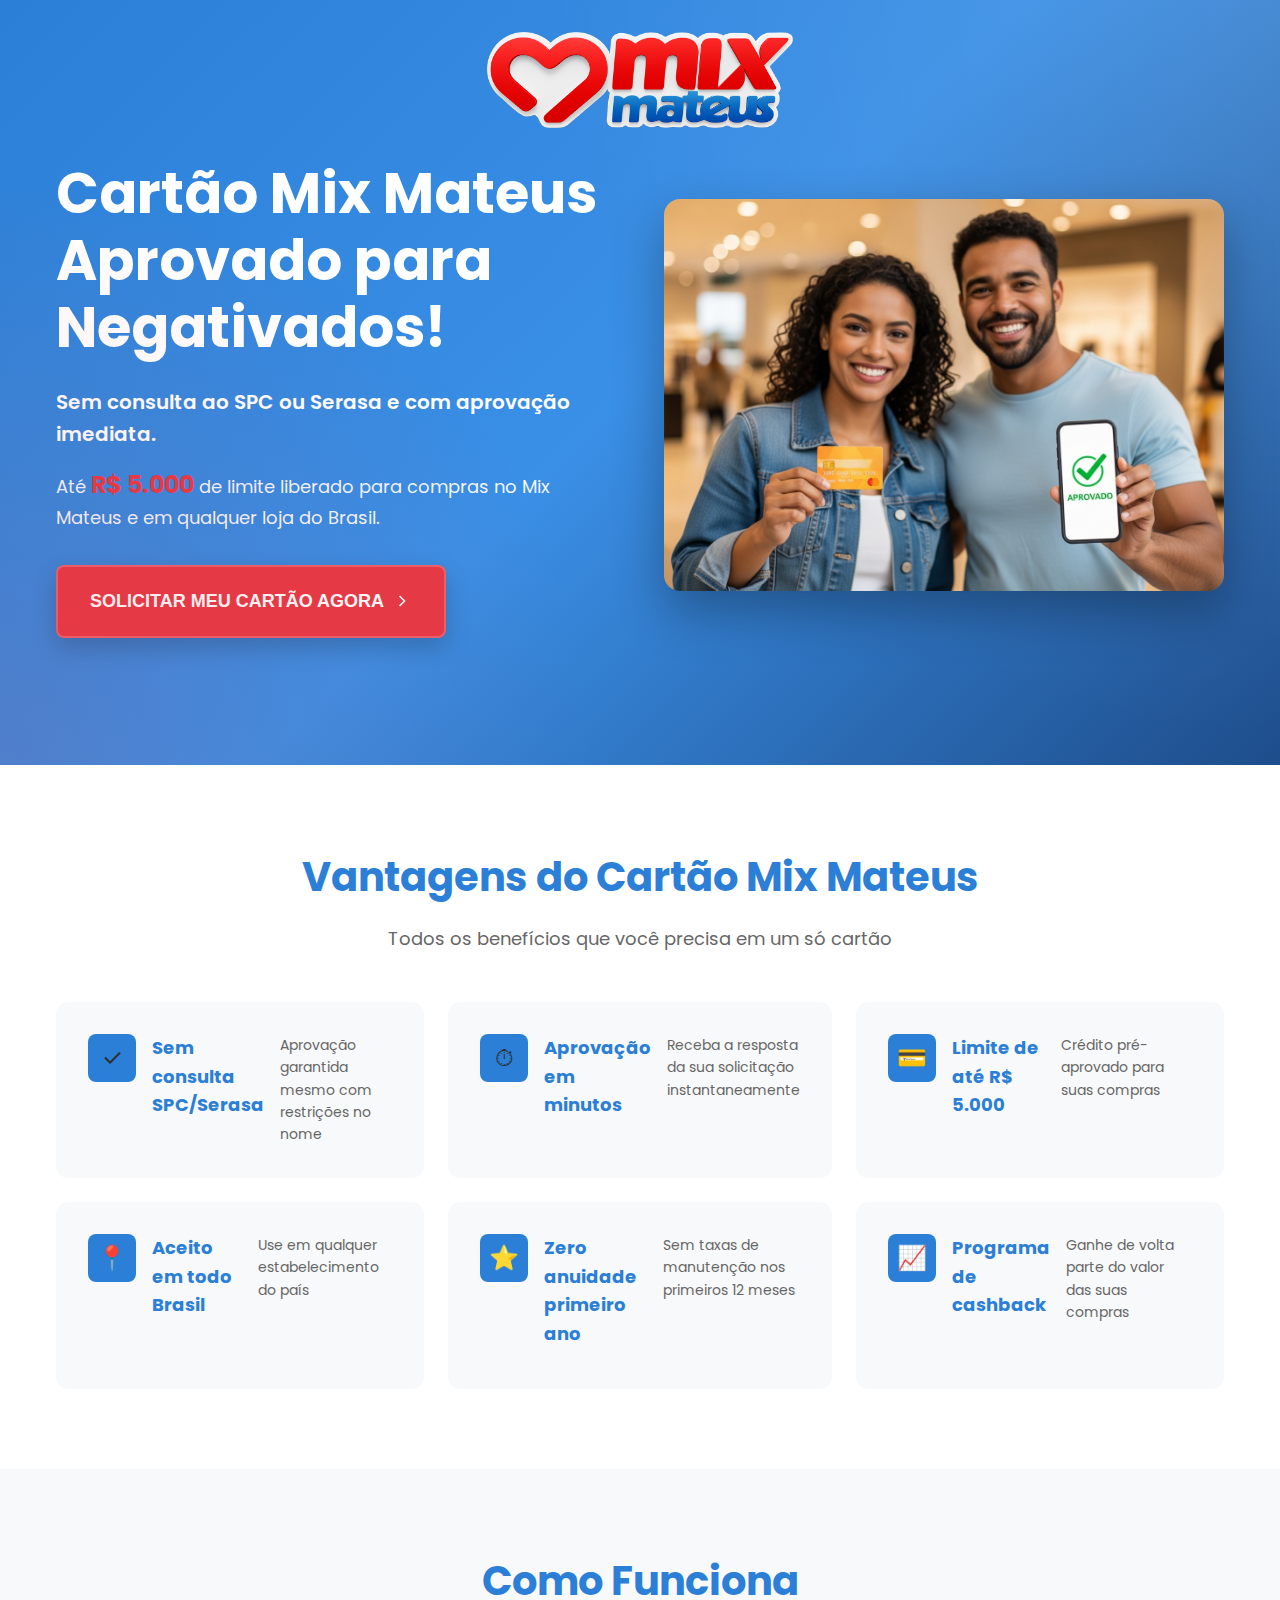
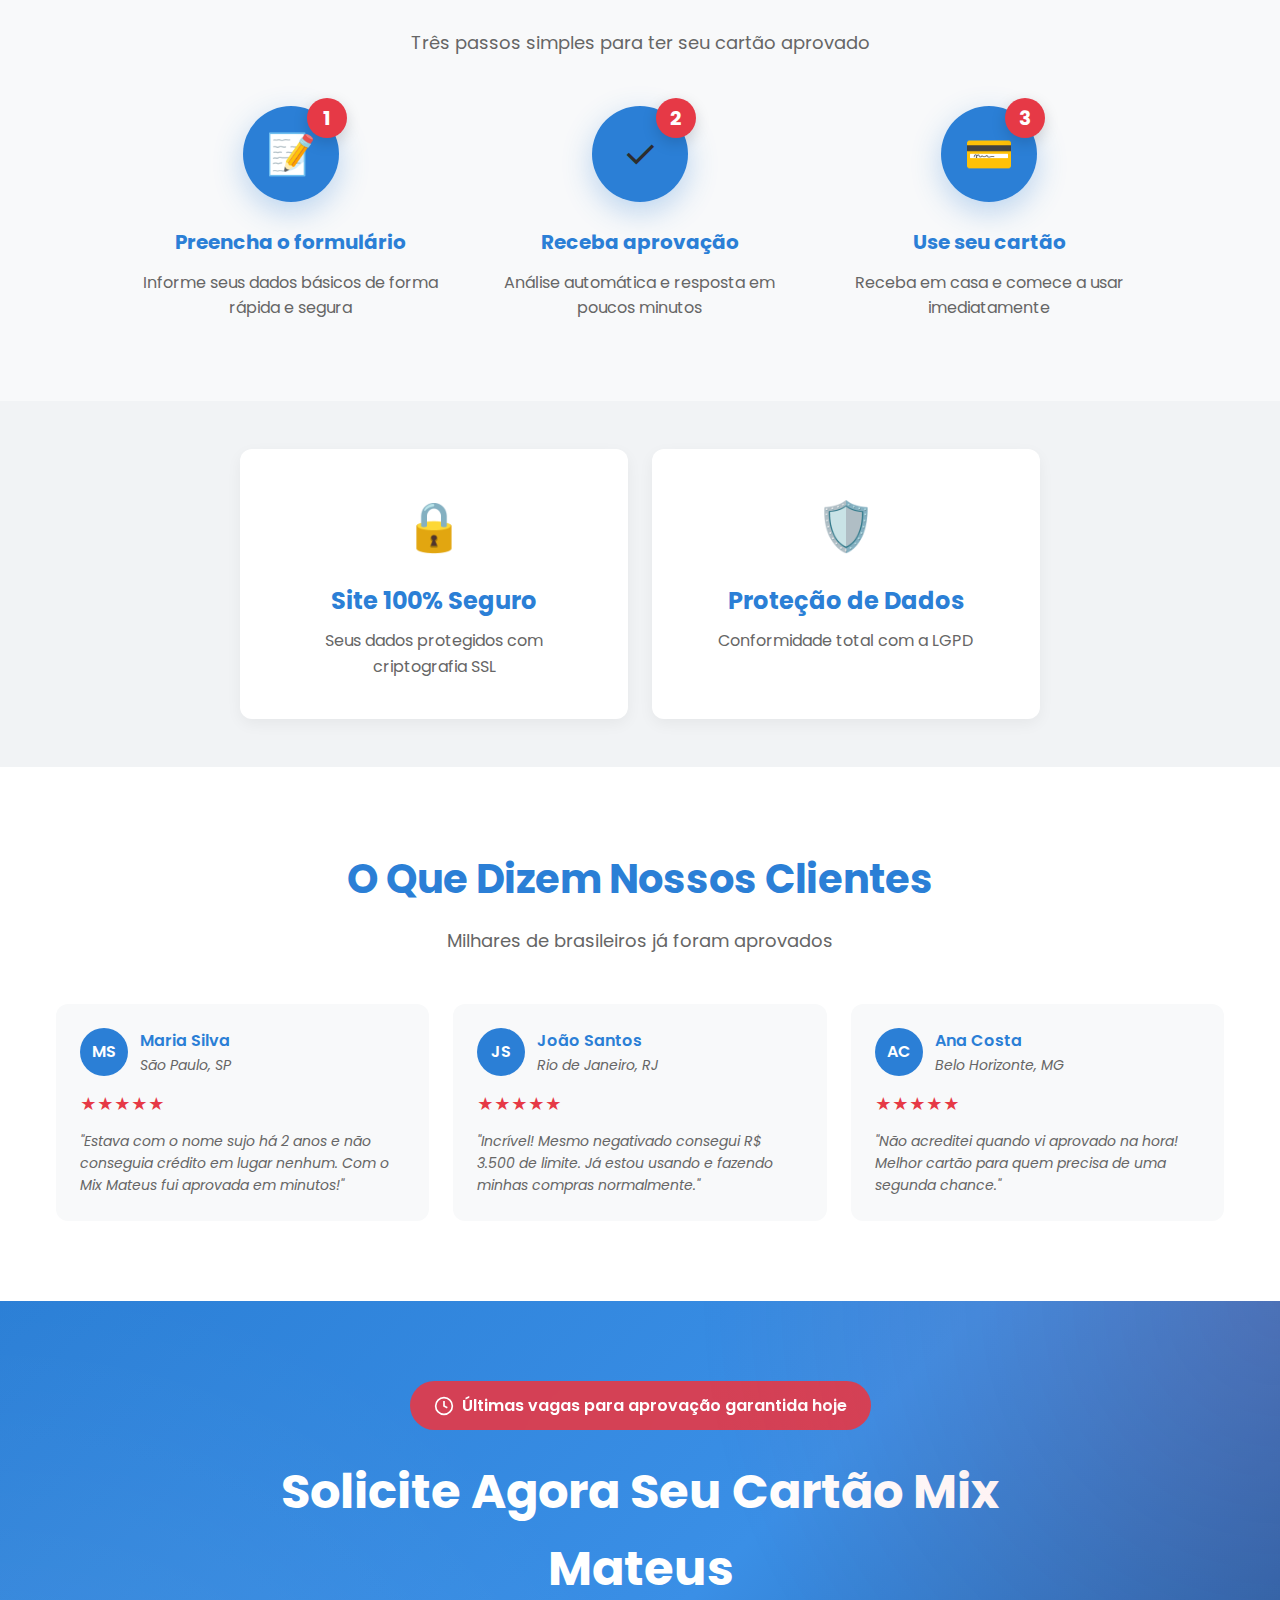
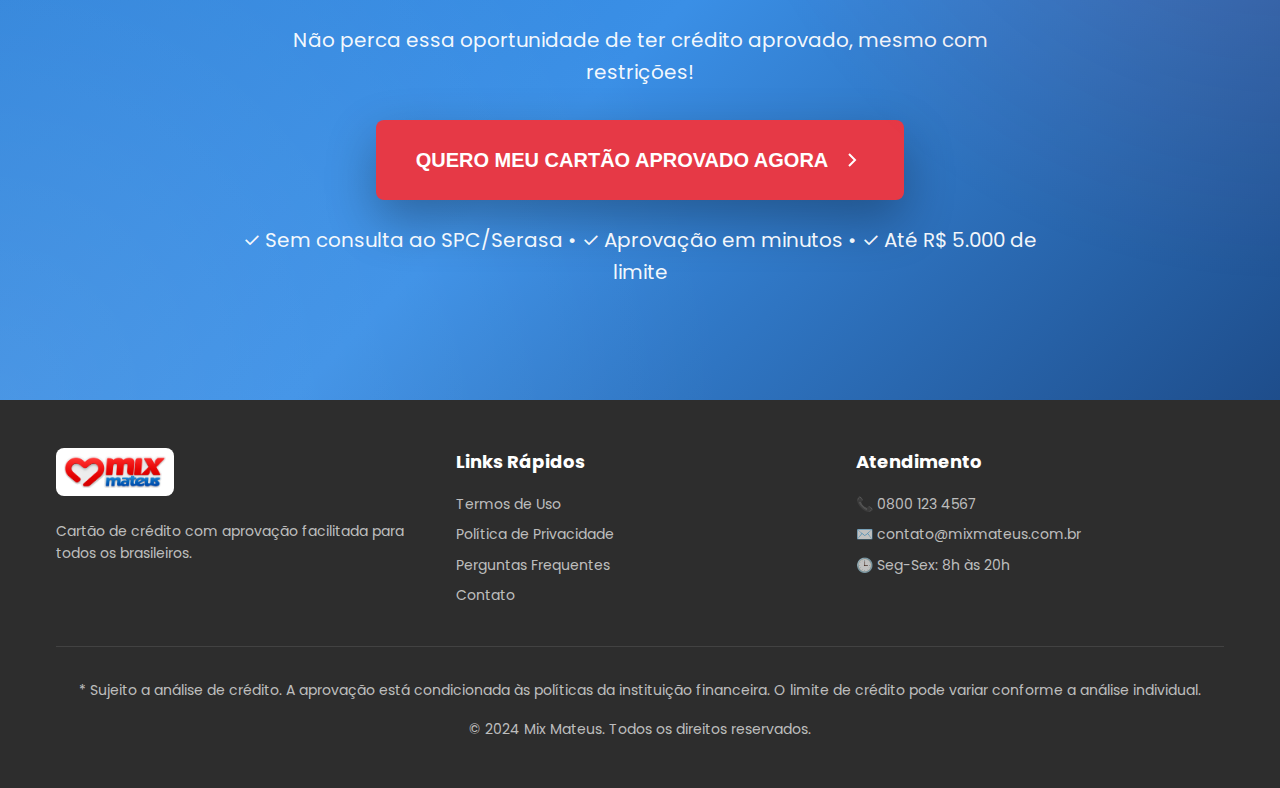
<file: index.html>
<!DOCTYPE html>
<html lang="pt-BR">
<head>
    <meta charset="UTF-8">
    <meta name="viewport" content="width=device-width, initial-scale=1.0">
    <title>Cartão Mix Mateus Aprovado para Negativados | Aprovação Imediata</title>
    <meta name="description" content="Cartão de crédito Mix Mateus com aprovação garantida mesmo com nome sujo. Sem consulta ao SPC/Serasa. Limite de até R$ 5.000. Solicite agora!">
    <link rel="preconnect" href="https://fonts.googleapis.com">
    <link rel="preconnect" href="https://fonts.gstatic.com" crossorigin>
    <link href="https://fonts.googleapis.com/css2?family=Poppins:wght@400;500;600;700;800&family=Inter:wght@400;500;600&display=swap" rel="stylesheet">
    <link rel="stylesheet" href="css/style.css">
</head>
<body>
    <!-- Hero Section -->
    <section class="hero-section">
        <div class="container">
            <div class="logo">
                <img src="images/logo-mix-mateus.png" alt="Mix Mateus" class="logo-image">
            </div>

            <div class="hero-content">
                <div class="hero-text">
                    <h1 class="hero-title">Cartão Mix Mateus Aprovado para Negativados!</h1>
                    <p class="hero-subtitle">Sem consulta ao SPC ou Serasa e com aprovação imediata.</p>
                    <p class="hero-description">
                        Até <span class="highlight">R$ 5.000</span> de limite liberado para compras no Mix Mateus e em qualquer loja do Brasil.
                    </p>
                    <button class="cta-button" onclick="scrollToCTA()">
                        SOLICITAR MEU CARTÃO AGORA
                        <svg width="20" height="20" viewBox="0 0 24 24" fill="none" stroke="currentColor" stroke-width="2">
                            <polyline points="9 18 15 12 9 6"></polyline>
                        </svg>
                    </button>
                </div>
                <div class="hero-image">
                    <img src="images/hero-image.png" alt="Clientes felizes com cartão Mix Mateus aprovado">
                </div>
            </div>
        </div>
    </section>

    <!-- Benefits Section -->
    <section class="benefits-section">
        <div class="container">
            <div class="section-header">
                <h2>Vantagens do Cartão Mix Mateus</h2>
                <p>Todos os benefícios que você precisa em um só cartão</p>
            </div>
            <div class="benefits-grid">
                <div class="benefit-card">
                    <div class="benefit-icon">✓</div>
                    <h3>Sem consulta SPC/Serasa</h3>
                    <p>Aprovação garantida mesmo com restrições no nome</p>
                </div>
                <div class="benefit-card">
                    <div class="benefit-icon">⏱</div>
                    <h3>Aprovação em minutos</h3>
                    <p>Receba a resposta da sua solicitação instantaneamente</p>
                </div>
                <div class="benefit-card">
                    <div class="benefit-icon">💳</div>
                    <h3>Limite de até R$ 5.000</h3>
                    <p>Crédito pré-aprovado para suas compras</p>
                </div>
                <div class="benefit-card">
                    <div class="benefit-icon">📍</div>
                    <h3>Aceito em todo Brasil</h3>
                    <p>Use em qualquer estabelecimento do país</p>
                </div>
                <div class="benefit-card">
                    <div class="benefit-icon">⭐</div>
                    <h3>Zero anuidade primeiro ano</h3>
                    <p>Sem taxas de manutenção nos primeiros 12 meses</p>
                </div>
                <div class="benefit-card">
                    <div class="benefit-icon">📈</div>
                    <h3>Programa de cashback</h3>
                    <p>Ganhe de volta parte do valor das suas compras</p>
                </div>
            </div>
        </div>
    </section>

    <!-- How It Works Section -->
    <section class="how-it-works-section">
        <div class="container">
            <div class="section-header">
                <h2>Como Funciona</h2>
                <p>Três passos simples para ter seu cartão aprovado</p>
            </div>
            <div class="steps-grid">
                <div class="step">
                    <div class="step-icon-wrapper">
                        <div class="step-icon">📝</div>
                        <div class="step-number">1</div>
                    </div>
                    <h3>Preencha o formulário</h3>
                    <p>Informe seus dados básicos de forma rápida e segura</p>
                </div>
                <div class="step">
                    <div class="step-icon-wrapper">
                        <div class="step-icon">✓</div>
                        <div class="step-number">2</div>
                    </div>
                    <h3>Receba aprovação</h3>
                    <p>Análise automática e resposta em poucos minutos</p>
                </div>
                <div class="step">
                    <div class="step-icon-wrapper">
                        <div class="step-icon">💳</div>
                        <div class="step-number">3</div>
                    </div>
                    <h3>Use seu cartão</h3>
                    <p>Receba em casa e comece a usar imediatamente</p>
                </div>
            </div>
        </div>
    </section>

    <!-- Trust Section -->
    <section class="trust-section">
        <div class="container">
            <div class="trust-grid">
                <div class="trust-card">
                    <div class="trust-icon">🔒</div>
                    <h3>Site 100% Seguro</h3>
                    <p>Seus dados protegidos com criptografia SSL</p>
                </div>
                <div class="trust-card">
                    <div class="trust-icon">🛡️</div>
                    <h3>Proteção de Dados</h3>
                    <p>Conformidade total com a LGPD</p>
                </div>
            </div>
        </div>
    </section>

    <!-- Testimonials Section -->
    <section class="testimonials-section">
        <div class="container">
            <div class="section-header">
                <h2>O Que Dizem Nossos Clientes</h2>
                <p>Milhares de brasileiros já foram aprovados</p>
            </div>
            <div class="testimonials-grid">
                <div class="testimonial-card">
                    <div class="testimonial-header">
                        <div class="avatar">MS</div>
                        <div>
                            <h4>Maria Silva</h4>
                            <p class="location">São Paulo, SP</p>
                        </div>
                    </div>
                    <div class="stars">★★★★★</div>
                    <p>"Estava com o nome sujo há 2 anos e não conseguia crédito em lugar nenhum. Com o Mix Mateus fui aprovada em minutos!"</p>
                </div>
                <div class="testimonial-card">
                    <div class="testimonial-header">
                        <div class="avatar">JS</div>
                        <div>
                            <h4>João Santos</h4>
                            <p class="location">Rio de Janeiro, RJ</p>
                        </div>
                    </div>
                    <div class="stars">★★★★★</div>
                    <p>"Incrível! Mesmo negativado consegui R$ 3.500 de limite. Já estou usando e fazendo minhas compras normalmente."</p>
                </div>
                <div class="testimonial-card">
                    <div class="testimonial-header">
                        <div class="avatar">AC</div>
                        <div>
                            <h4>Ana Costa</h4>
                            <p class="location">Belo Horizonte, MG</p>
                        </div>
                    </div>
                    <div class="stars">★★★★★</div>
                    <p>"Não acreditei quando vi aprovado na hora! Melhor cartão para quem precisa de uma segunda chance."</p>
                </div>
            </div>
        </div>
    </section>

    <!-- Final CTA Section -->
    <section class="final-cta-section" id="cta-form">
        <div class="container">
            <div class="cta-content">
                <div class="urgency-badge">
                    <svg width="20" height="20" viewBox="0 0 24 24" fill="none" stroke="currentColor" stroke-width="2">
                        <circle cx="12" cy="12" r="10"></circle>
                        <polyline points="12 6 12 12 16 14"></polyline>
                    </svg>
                    Últimas vagas para aprovação garantida hoje
                </div>
                <h2>Solicite Agora Seu Cartão Mix Mateus</h2>
                <p>Não perca essa oportunidade de ter crédito aprovado, mesmo com restrições!</p>
                <button class="cta-button-white" onclick="alert('Formulário em desenvolvimento')">
                    QUERO MEU CARTÃO APROVADO AGORA
                    <svg width="24" height="24" viewBox="0 0 24 24" fill="none" stroke="currentColor" stroke-width="2">
                        <polyline points="9 18 15 12 9 6"></polyline>
                    </svg>
                </button>
                <p class="cta-features">✓ Sem consulta ao SPC/Serasa • ✓ Aprovação em minutos • ✓ Até R$ 5.000 de limite</p>
            </div>
        </div>
    </section>

    <!-- Footer -->
    <footer class="footer">
        <div class="container">
            <div class="footer-grid">
                <div class="footer-col">
                    <div class="footer-logo">
                        <img src="images/logo-mix-mateus.png" alt="Mix Mateus" class="logo-footer">
                    </div>
                    <p>Cartão de crédito com aprovação facilitada para todos os brasileiros.</p>
                </div>
                <div class="footer-col">
                    <h3>Links Rápidos</h3>
                    <ul>
                        <li><a href="#termos">Termos de Uso</a></li>
                        <li><a href="#privacidade">Política de Privacidade</a></li>
                        <li><a href="#faq">Perguntas Frequentes</a></li>
                        <li><a href="#contato">Contato</a></li>
                    </ul>
                </div>
                <div class="footer-col">
                    <h3>Atendimento</h3>
                    <ul>
                        <li>📞 0800 123 4567</li>
                        <li>✉️ contato@mixmateus.com.br</li>
                        <li>🕒 Seg-Sex: 8h às 20h</li>
                    </ul>
                </div>
            </div>
            <div class="footer-bottom">
                <p class="disclaimer">* Sujeito a análise de crédito. A aprovação está condicionada às políticas da instituição financeira. O limite de crédito pode variar conforme a análise individual.</p>
                <p>© 2024 Mix Mateus. Todos os direitos reservados.</p>
            </div>
        </div>
    </footer>

    <script>
        function scrollToCTA() {
            document.getElementById('cta-form').scrollIntoView({ behavior: 'smooth' });
        }
    </script>
</body>
</html>
</file>
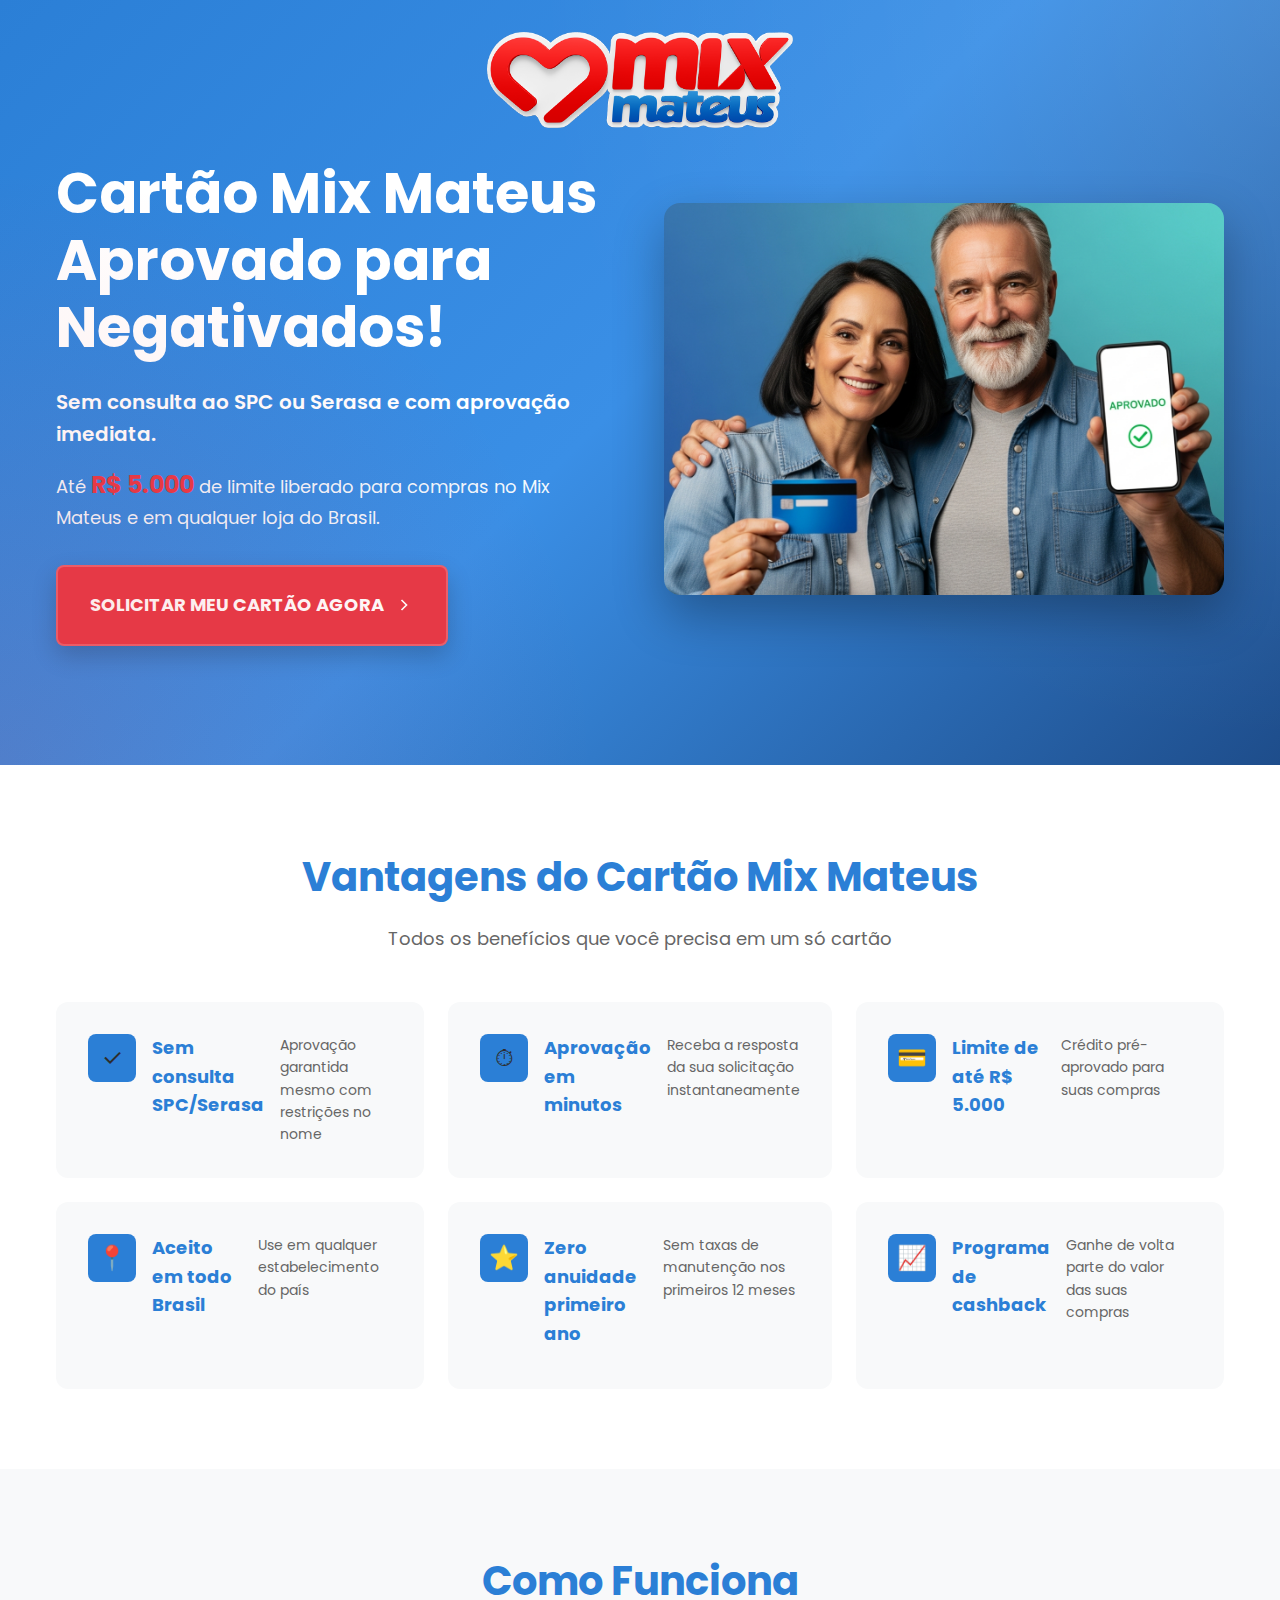
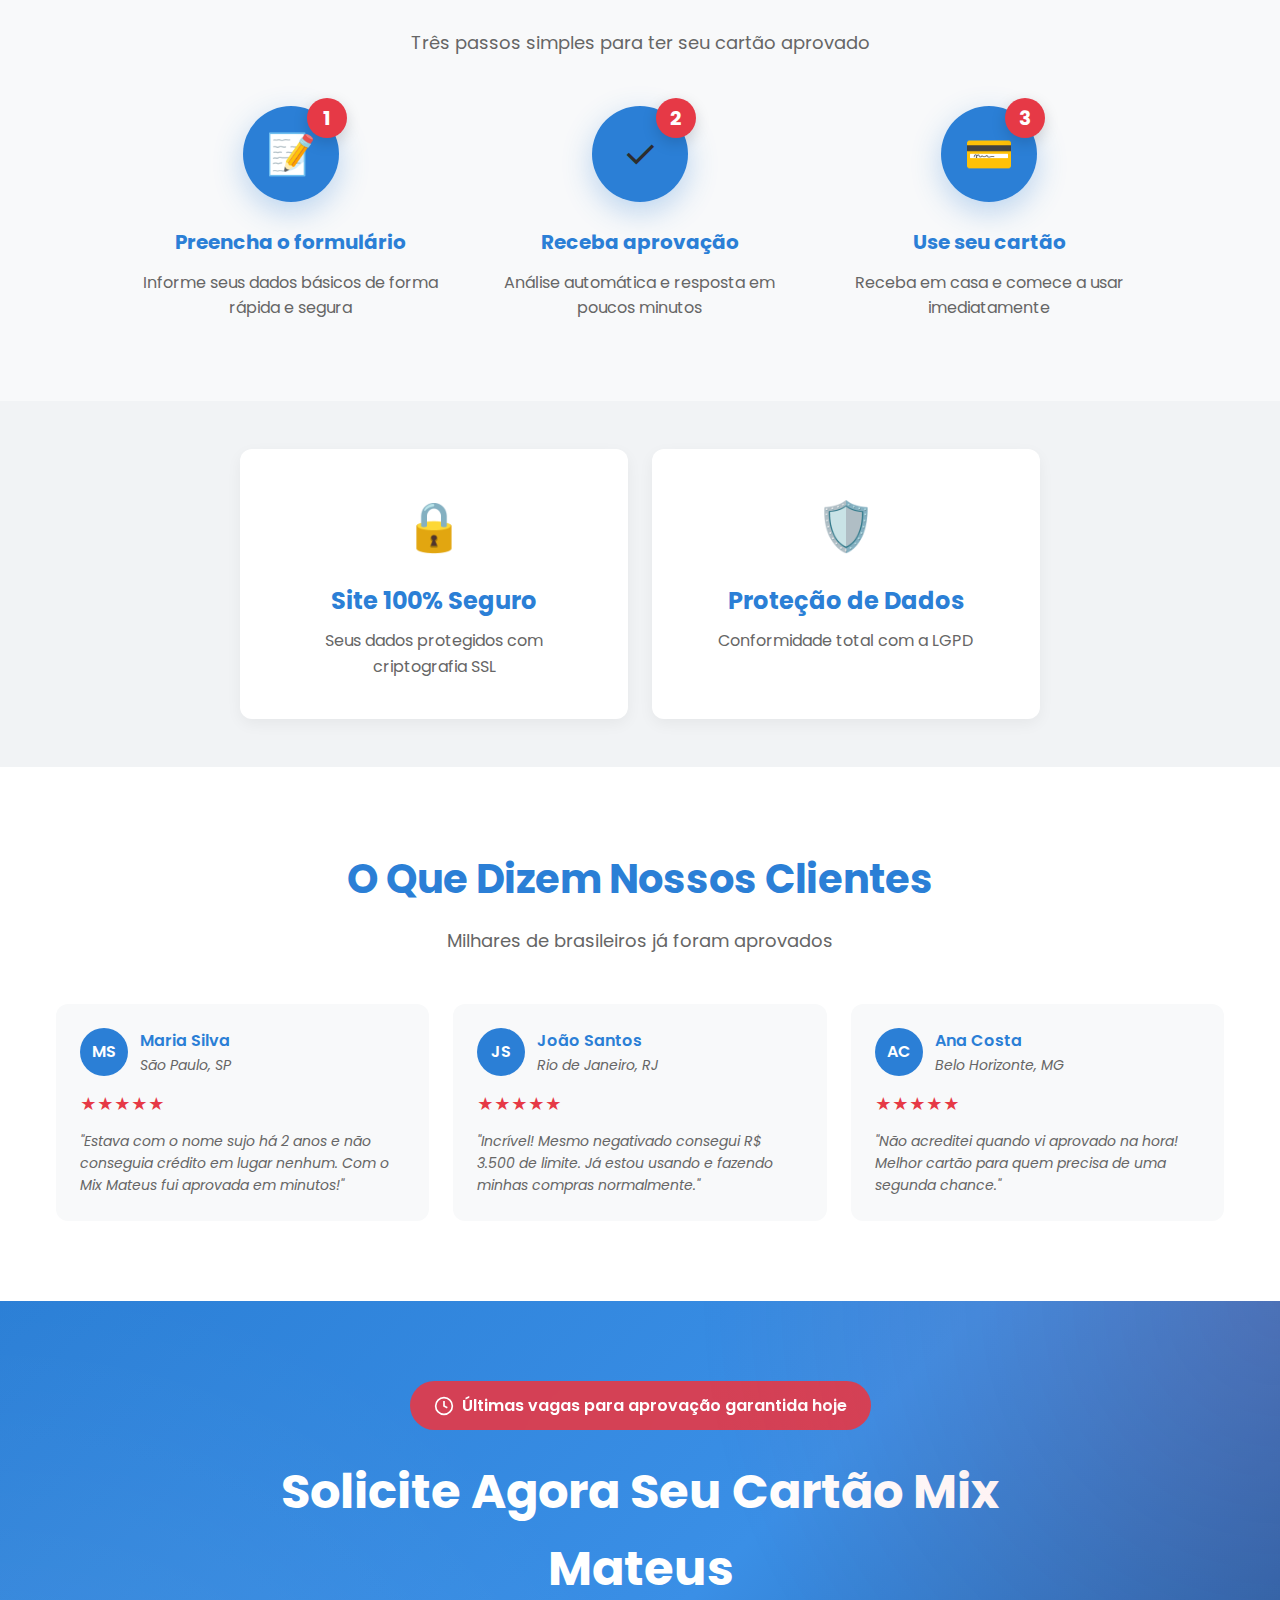
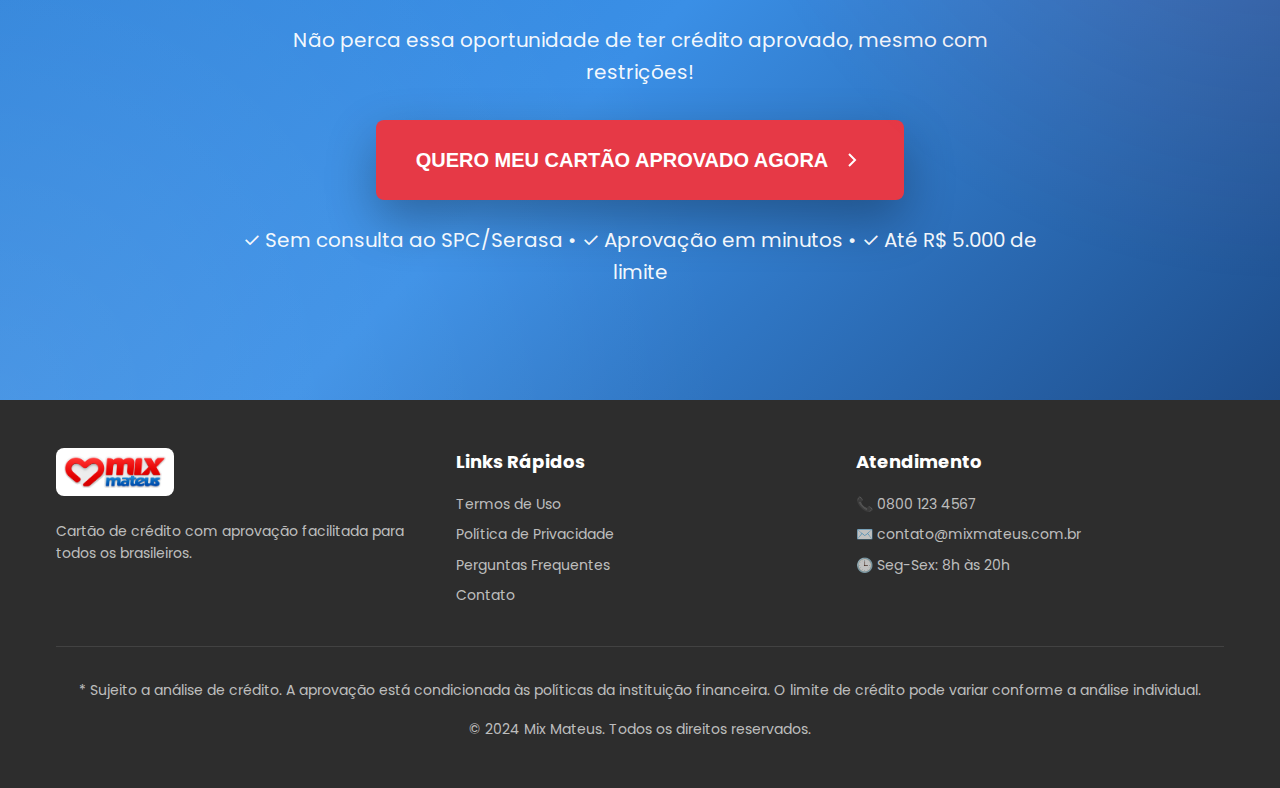
<file: 1/index.html>
<!DOCTYPE html>
<html lang="pt-BR">
<head>
    <meta charset="UTF-8">
    <meta name="viewport" content="width=device-width, initial-scale=1.0">
    <title>Cartão Mix Mateus Aprovado para Negativados | Aprovação Imediata</title>
    <meta name="description" content="Cartão de crédito Mix Mateus com aprovação garantida mesmo com nome sujo. Sem consulta ao SPC/Serasa. Limite de até R$ 5.000. Solicite agora!">
    <link rel="preconnect" href="https://fonts.googleapis.com">
    <link rel="preconnect" href="https://fonts.gstatic.com" crossorigin>
    <link href="https://fonts.googleapis.com/css2?family=Poppins:wght@400;500;600;700;800&family=Inter:wght@400;500;600&display=swap" rel="stylesheet">
    <link rel="stylesheet" href="css/style.css">
</head>
<body>
    <!-- Hero Section -->
    <section class="hero-section">
        <div class="container">
            <div class="logo">
                <img src="images/logo-mix-mateus.png" alt="Mix Mateus" class="logo-image" style="display: block; margin: 0 auto;">
            </div>

            <div class="hero-content">
                <div class="hero-text">
                    <h1 class="hero-title">Cartão Mix Mateus Aprovado para Negativados!</h1>
                    <p class="hero-subtitle">Sem consulta ao SPC ou Serasa e com aprovação imediata.</p>
                    <p class="hero-description">
                        Até <span class="highlight">R$ 5.000</span> de limite liberado para compras no Mix Mateus e em qualquer loja do Brasil.
                    </p>
                    <a href="../2/index.html" class="cta-button" style="display: inline-flex; align-items: center; gap: 10px; text-decoration: none;">
                        SOLICITAR MEU CARTÃO AGORA
                        <svg width="20" height="20" viewBox="0 0 24 24" fill="none" stroke="currentColor" stroke-width="2">
                            <polyline points="9 18 15 12 9 6"></polyline>
                        </svg>
                    </a>
                </div>
                <div class="hero-image">
                    <img src="images/hero-image.png" alt="Clientes felizes com cartão Mix Mateus aprovado">
                </div>
            </div>
        </div>
    </section>

    <!-- Benefits Section -->
    <section class="benefits-section">
        <div class="container">
            <div class="section-header">
                <h2>Vantagens do Cartão Mix Mateus</h2>
                <p>Todos os benefícios que você precisa em um só cartão</p>
            </div>
            <div class="benefits-grid">
                <div class="benefit-card">
                    <div class="benefit-icon">✓</div>
                    <h3>Sem consulta SPC/Serasa</h3>
                    <p>Aprovação garantida mesmo com restrições no nome</p>
                </div>
                <div class="benefit-card">
                    <div class="benefit-icon">⏱</div>
                    <h3>Aprovação em minutos</h3>
                    <p>Receba a resposta da sua solicitação instantaneamente</p>
                </div>
                <div class="benefit-card">
                    <div class="benefit-icon">💳</div>
                    <h3>Limite de até R$ 5.000</h3>
                    <p>Crédito pré-aprovado para suas compras</p>
                </div>
                <div class="benefit-card">
                    <div class="benefit-icon">📍</div>
                    <h3>Aceito em todo Brasil</h3>
                    <p>Use em qualquer estabelecimento do país</p>
                </div>
                <div class="benefit-card">
                    <div class="benefit-icon">⭐</div>
                    <h3>Zero anuidade primeiro ano</h3>
                    <p>Sem taxas de manutenção nos primeiros 12 meses</p>
                </div>
                <div class="benefit-card">
                    <div class="benefit-icon">📈</div>
                    <h3>Programa de cashback</h3>
                    <p>Ganhe de volta parte do valor das suas compras</p>
                </div>
            </div>
        </div>
    </section>

    <!-- How It Works Section -->
    <section class="how-it-works-section">
        <div class="container">
            <div class="section-header">
                <h2>Como Funciona</h2>
                <p>Três passos simples para ter seu cartão aprovado</p>
            </div>
            <div class="steps-grid">
                <div class="step">
                    <div class="step-icon-wrapper">
                        <div class="step-icon">📝</div>
                        <div class="step-number">1</div>
                    </div>
                    <h3>Preencha o formulário</h3>
                    <p>Informe seus dados básicos de forma rápida e segura</p>
                </div>
                <div class="step">
                    <div class="step-icon-wrapper">
                        <div class="step-icon">✓</div>
                        <div class="step-number">2</div>
                    </div>
                    <h3>Receba aprovação</h3>
                    <p>Análise automática e resposta em poucos minutos</p>
                </div>
                <div class="step">
                    <div class="step-icon-wrapper">
                        <div class="step-icon">💳</div>
                        <div class="step-number">3</div>
                    </div>
                    <h3>Use seu cartão</h3>
                    <p>Receba em casa e comece a usar imediatamente</p>
                </div>
            </div>
        </div>
    </section>

    <!-- Trust Section -->
    <section class="trust-section">
        <div class="container">
            <div class="trust-grid">
                <div class="trust-card">
                    <div class="trust-icon">🔒</div>
                    <h3>Site 100% Seguro</h3>
                    <p>Seus dados protegidos com criptografia SSL</p>
                </div>
                <div class="trust-card">
                    <div class="trust-icon">🛡️</div>
                    <h3>Proteção de Dados</h3>
                    <p>Conformidade total com a LGPD</p>
                </div>
            </div>
        </div>
    </section>

    <!-- Testimonials Section -->
    <section class="testimonials-section">
        <div class="container">
            <div class="section-header">
                <h2>O Que Dizem Nossos Clientes</h2>
                <p>Milhares de brasileiros já foram aprovados</p>
            </div>
            <div class="testimonials-grid">
                <div class="testimonial-card">
                    <div class="testimonial-header">
                        <div class="avatar">MS</div>
                        <div>
                            <h4>Maria Silva</h4>
                            <p class="location">São Paulo, SP</p>
                        </div>
                    </div>
                    <div class="stars">★★★★★</div>
                    <p>"Estava com o nome sujo há 2 anos e não conseguia crédito em lugar nenhum. Com o Mix Mateus fui aprovada em minutos!"</p>
                </div>
                <div class="testimonial-card">
                    <div class="testimonial-header">
                        <div class="avatar">JS</div>
                        <div>
                            <h4>João Santos</h4>
                            <p class="location">Rio de Janeiro, RJ</p>
                        </div>
                    </div>
                    <div class="stars">★★★★★</div>
                    <p>"Incrível! Mesmo negativado consegui R$ 3.500 de limite. Já estou usando e fazendo minhas compras normalmente."</p>
                </div>
                <div class="testimonial-card">
                    <div class="testimonial-header">
                        <div class="avatar">AC</div>
                        <div>
                            <h4>Ana Costa</h4>
                            <p class="location">Belo Horizonte, MG</p>
                        </div>
                    </div>
                    <div class="stars">★★★★★</div>
                    <p>"Não acreditei quando vi aprovado na hora! Melhor cartão para quem precisa de uma segunda chance."</p>
                </div>
            </div>
        </div>
    </section>

    <!-- Final CTA Section -->
    <section class="final-cta-section" id="cta-form">
        <div class="container">
            <div class="cta-content">
                <div class="urgency-badge">
                    <svg width="20" height="20" viewBox="0 0 24 24" fill="none" stroke="currentColor" stroke-width="2">
                        <circle cx="12" cy="12" r="10"></circle>
                        <polyline points="12 6 12 12 16 14"></polyline>
                    </svg>
                    Últimas vagas para aprovação garantida hoje
                </div>
                <h2>Solicite Agora Seu Cartão Mix Mateus</h2>
                <p>Não perca essa oportunidade de ter crédito aprovado, mesmo com restrições!</p>
                <button class="cta-button-white" onclick="alert('Formulário em desenvolvimento')">
                    QUERO MEU CARTÃO APROVADO AGORA
                    <svg width="24" height="24" viewBox="0 0 24 24" fill="none" stroke="currentColor" stroke-width="2">
                        <polyline points="9 18 15 12 9 6"></polyline>
                    </svg>
                </button>
                <p class="cta-features">✓ Sem consulta ao SPC/Serasa • ✓ Aprovação em minutos • ✓ Até R$ 5.000 de limite</p>
            </div>
        </div>
    </section>

    <!-- Footer -->
    <footer class="footer">
        <div class="container">
            <div class="footer-grid">
                <div class="footer-col">
                    <div class="footer-logo">
                        <img src="images/logo-mix-mateus.png" alt="Mix Mateus" class="logo-footer">
                    </div>
                    <p>Cartão de crédito com aprovação facilitada para todos os brasileiros.</p>
                </div>
                <div class="footer-col">
                    <h3>Links Rápidos</h3>
                    <ul>
                        <li><a href="#termos">Termos de Uso</a></li>
                        <li><a href="#privacidade">Política de Privacidade</a></li>
                        <li><a href="#faq">Perguntas Frequentes</a></li>
                        <li><a href="#contato">Contato</a></li>
                    </ul>
                </div>
                <div class="footer-col">
                    <h3>Atendimento</h3>
                    <ul>
                        <li>📞 0800 123 4567</li>
                        <li>✉️ contato@mixmateus.com.br</li>
                        <li>🕒 Seg-Sex: 8h às 20h</li>
                    </ul>
                </div>
            </div>
            <div class="footer-bottom">
                <p class="disclaimer">* Sujeito a análise de crédito. A aprovação está condicionada às políticas da instituição financeira. O limite de crédito pode variar conforme a análise individual.</p>
                <p>© 2024 Mix Mateus. Todos os direitos reservados.</p>
            </div>
        </div>
    </footer>

    <script>
        function scrollToCTA() {
            document.getElementById('cta-form').scrollIntoView({ behavior: 'smooth' });
        }
    </script>
</body>
</html>
</file>
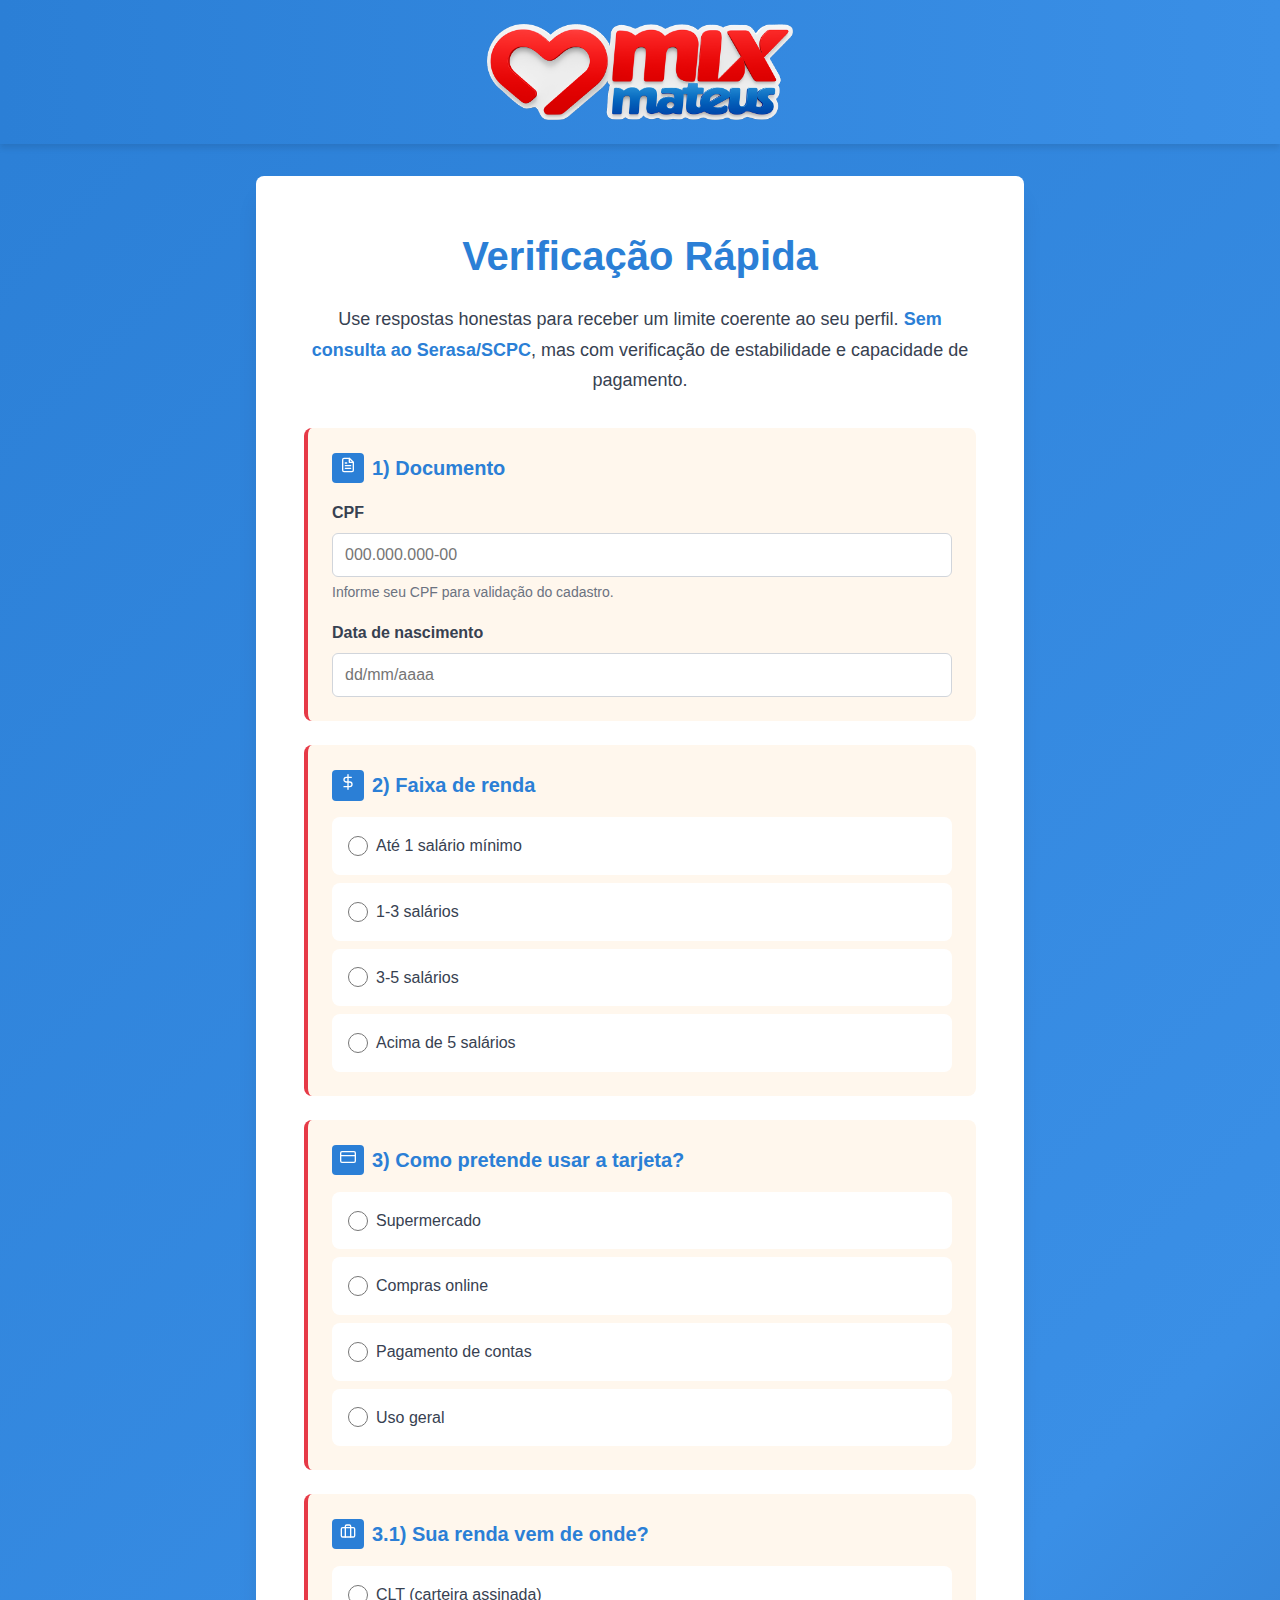
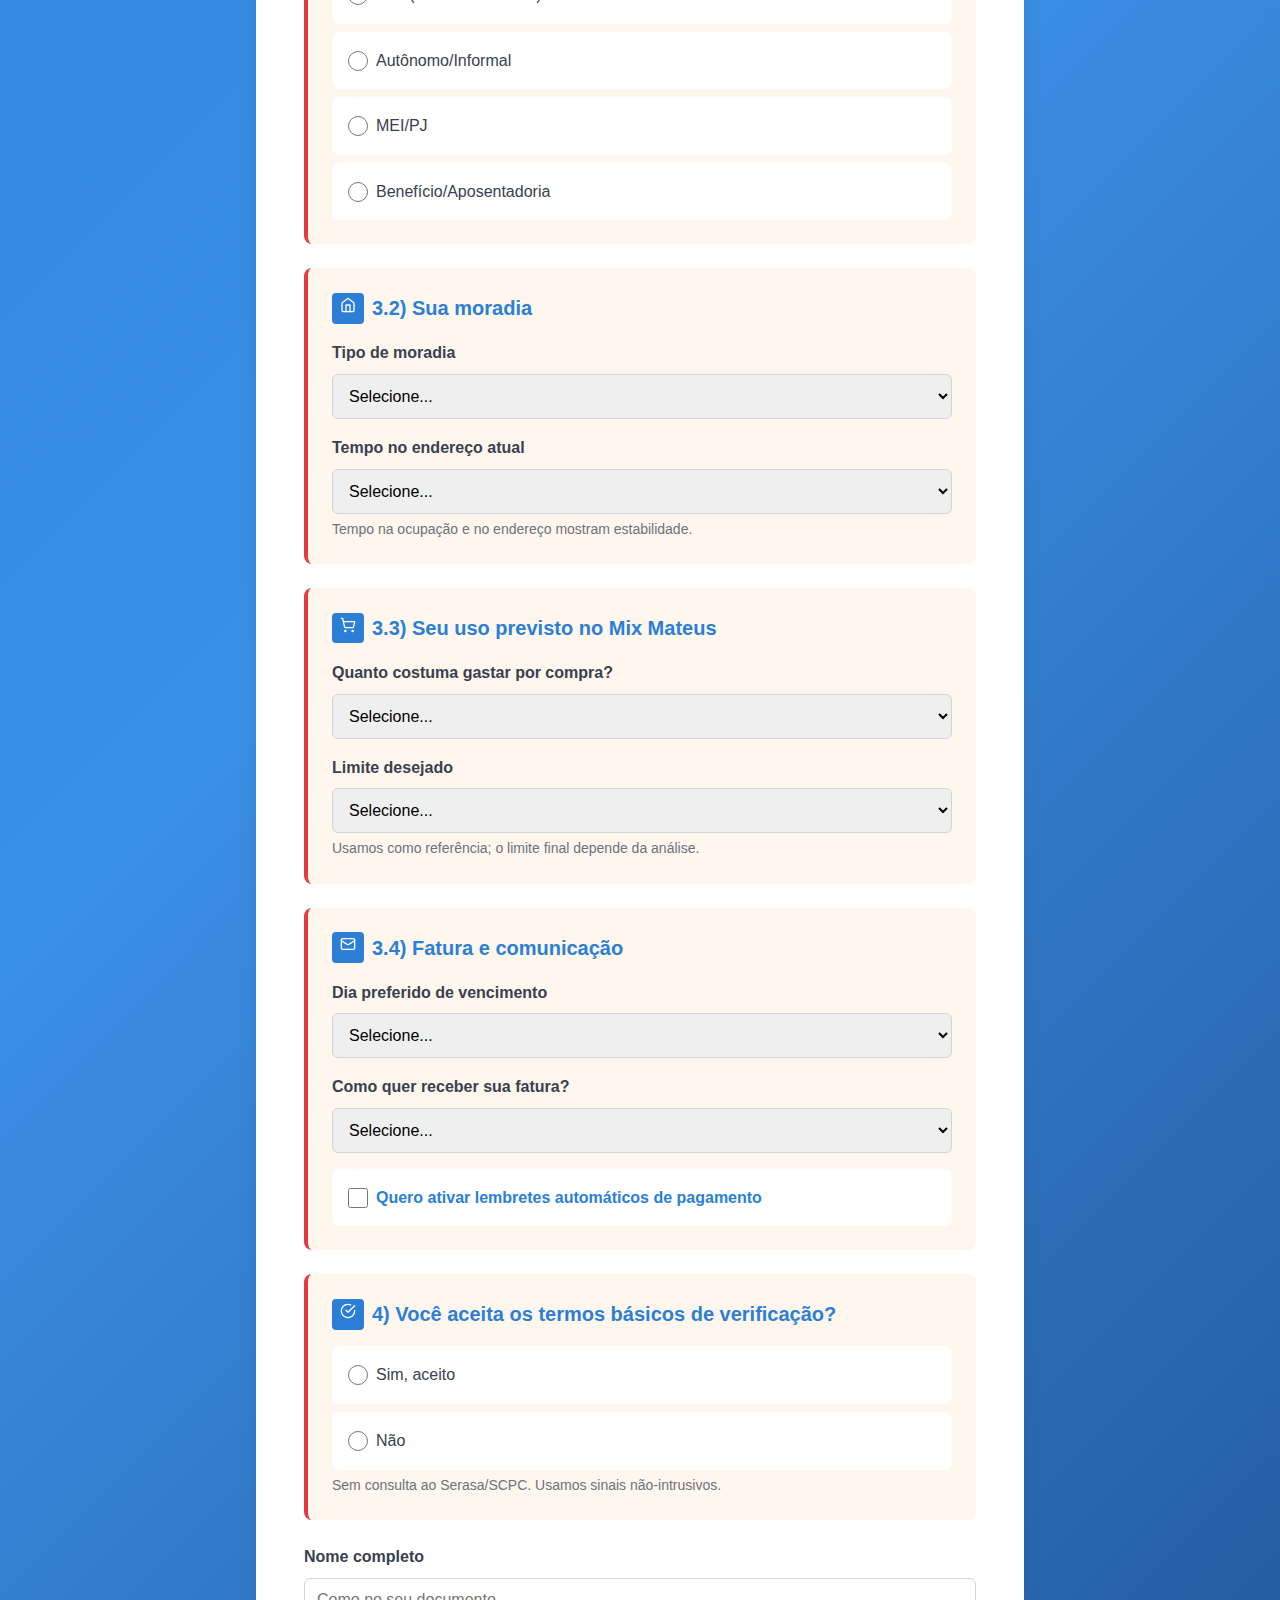
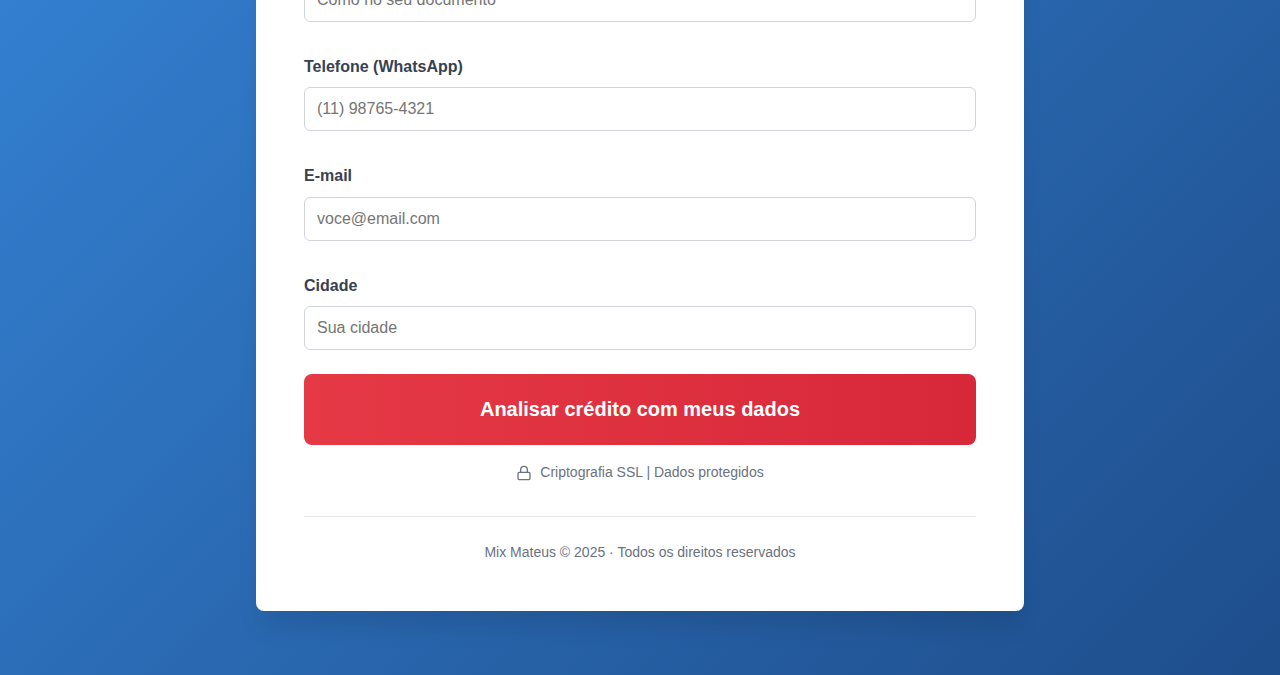
<file: 2/index.html>
<!DOCTYPE html>
<html lang="pt-BR">
<head>
    <meta charset="UTF-8">
    <meta name="viewport" content="width=device-width, initial-scale=1.0">
    <title>Verificação Rápida - Mix Mateus</title>
    <meta name="description" content="Solicite seu cartão de crédito Mix Mateus com verificação rápida e sem consulta ao Serasa/SCPC">
    <link rel="stylesheet" href="css/style.css">
</head>
<body>
    <!-- Header com Logo -->
    <header class="header">
        <div class="container">
            <img src="images/logo-mix-mateus.png" alt="Mix Mateus Logo" class="logo">
        </div>
    </header>

    <!-- Formulário -->
    <main class="main-content">
        <div class="container">
            <div class="form-wrapper">
                <!-- Título -->
                <div class="form-header">
                    <h1>Verificação Rápida</h1>
                    <p class="subtitle">
                        Use respostas honestas para receber um limite coerente ao seu perfil.
                        <strong class="highlight">Sem consulta ao Serasa/SCPC</strong>,
                        mas com verificação de estabilidade e capacidade de pagamento.
                    </p>
                </div>

                <form id="creditForm" class="credit-form">
                    <!-- 1) Documento -->
                    <div class="form-section">
                        <h2 class="section-title">
                            <span class="icon">
                                <svg xmlns="http://www.w3.org/2000/svg" width="16" height="16" viewBox="0 0 24 24" fill="none" stroke="currentColor" stroke-width="2" stroke-linecap="round" stroke-linejoin="round"><path d="M14 2H6a2 2 0 0 0-2 2v16a2 2 0 0 0 2 2h12a2 2 0 0 0 2-2V8z"></path><polyline points="14 2 14 8 20 8"></polyline><line x1="16" y1="13" x2="8" y2="13"></line><line x1="16" y1="17" x2="8" y2="17"></line><polyline points="10 9 9 9 8 9"></polyline></svg>
                            </span>
                            1) Documento
                        </h2>
                        
                        <div class="form-group">
                            <label for="cpf">CPF</label>
                            <input type="text" id="cpf" name="cpf" placeholder="000.000.000-00" required>
                            <p class="help-text">Informe seu CPF para validação do cadastro.</p>
                        </div>

                        <div class="form-group">
                            <label for="dataNascimento">Data de nascimento</label>
                            <input type="text" id="dataNascimento" name="dataNascimento" placeholder="dd/mm/aaaa" required>
                        </div>
                    </div>

                    <!-- 2) Faixa de renda -->
                    <div class="form-section">
                        <h2 class="section-title">
                            <span class="icon">
                                <svg xmlns="http://www.w3.org/2000/svg" width="16" height="16" viewBox="0 0 24 24" fill="none" stroke="currentColor" stroke-width="2" stroke-linecap="round" stroke-linejoin="round"><line x1="12" y1="1" x2="12" y2="23"></line><path d="M17 5H9.5a3.5 3.5 0 0 0 0 7h5a3.5 3.5 0 0 1 0 7H6"></path></svg>
                            </span>
                            2) Faixa de renda
                        </h2>
                        
                        <div class="radio-group">
                            <label class="radio-option">
                                <input type="radio" name="faixaRenda" value="ate-1" required>
                                <span>Até 1 salário mínimo</span>
                            </label>
                            <label class="radio-option">
                                <input type="radio" name="faixaRenda" value="1-3">
                                <span>1-3 salários</span>
                            </label>
                            <label class="radio-option">
                                <input type="radio" name="faixaRenda" value="3-5">
                                <span>3-5 salários</span>
                            </label>
                            <label class="radio-option">
                                <input type="radio" name="faixaRenda" value="acima-5">
                                <span>Acima de 5 salários</span>
                            </label>
                        </div>
                    </div>

                    <!-- 3) Como pretende usar a tarjeta -->
                    <div class="form-section">
                        <h2 class="section-title">
                            <span class="icon">
                                <svg xmlns="http://www.w3.org/2000/svg" width="16" height="16" viewBox="0 0 24 24" fill="none" stroke="currentColor" stroke-width="2" stroke-linecap="round" stroke-linejoin="round"><rect x="1" y="4" width="22" height="16" rx="2" ry="2"></rect><line x1="1" y1="10" x2="23" y2="10"></line></svg>
                            </span>
                            3) Como pretende usar a tarjeta?
                        </h2>
                        
                        <div class="radio-group">
                            <label class="radio-option">
                                <input type="radio" name="usoCartao" value="supermercado" required>
                                <span>Supermercado</span>
                            </label>
                            <label class="radio-option">
                                <input type="radio" name="usoCartao" value="online">
                                <span>Compras online</span>
                            </label>
                            <label class="radio-option">
                                <input type="radio" name="usoCartao" value="contas">
                                <span>Pagamento de contas</span>
                            </label>
                            <label class="radio-option">
                                <input type="radio" name="usoCartao" value="geral">
                                <span>Uso geral</span>
                            </label>
                        </div>
                    </div>

                    <!-- 3.1) Sua renda vem de onde? -->
                    <div class="form-section">
                        <h2 class="section-title">
                            <span class="icon">
                                <svg xmlns="http://www.w3.org/2000/svg" width="16" height="16" viewBox="0 0 24 24" fill="none" stroke="currentColor" stroke-width="2" stroke-linecap="round" stroke-linejoin="round"><rect x="2" y="7" width="20" height="14" rx="2" ry="2"></rect><path d="M16 21V5a2 2 0 0 0-2-2h-4a2 2 0 0 0-2 2v16"></path></svg>
                            </span>
                            3.1) Sua renda vem de onde?
                        </h2>
                        
                        <div class="radio-group">
                            <label class="radio-option">
                                <input type="radio" name="origemRenda" value="clt" required>
                                <span>CLT (carteira assinada)</span>
                            </label>
                            <label class="radio-option">
                                <input type="radio" name="origemRenda" value="autonomo">
                                <span>Autônomo/Informal</span>
                            </label>
                            <label class="radio-option">
                                <input type="radio" name="origemRenda" value="mei">
                                <span>MEI/PJ</span>
                            </label>
                            <label class="radio-option">
                                <input type="radio" name="origemRenda" value="beneficio">
                                <span>Benefício/Aposentadoria</span>
                            </label>
                        </div>
                    </div>

                    <!-- 3.2) Sua moradia -->
                    <div class="form-section">
                        <h2 class="section-title">
                            <span class="icon">
                                <svg xmlns="http://www.w3.org/2000/svg" width="16" height="16" viewBox="0 0 24 24" fill="none" stroke="currentColor" stroke-width="2" stroke-linecap="round" stroke-linejoin="round"><path d="m3 9 9-7 9 7v11a2 2 0 0 1-2 2H5a2 2 0 0 1-2-2z"></path><polyline points="9 22 9 12 15 12 15 22"></polyline></svg>
                            </span>
                            3.2) Sua moradia
                        </h2>
                        
                        <div class="form-group">
                            <label for="tipoMoradia">Tipo de moradia</label>
                            <select id="tipoMoradia" name="tipoMoradia" required>
                                <option value="">Selecione...</option>
                                <option value="propria">Própria</option>
                                <option value="alugada">Alugada</option>
                                <option value="familiar">Casa de familiar</option>
                                <option value="outro">Outro</option>
                            </select>
                        </div>

                        <div class="form-group">
                            <label for="tempoEndereco">Tempo no endereço atual</label>
                            <select id="tempoEndereco" name="tempoEndereco" required>
                                <option value="">Selecione...</option>
                                <option value="menos-1">Menos de 1 ano</option>
                                <option value="1-3">1 a 3 anos</option>
                                <option value="3-5">3 a 5 anos</option>
                                <option value="mais-5">Mais de 5 anos</option>
                            </select>
                            <p class="help-text">Tempo na ocupação e no endereço mostram estabilidade.</p>
                        </div>
                    </div>

                    <!-- 3.3) Seu uso previsto no Mix Mateus -->
                    <div class="form-section">
                        <h2 class="section-title">
                            <span class="icon">
                                <svg xmlns="http://www.w3.org/2000/svg" width="16" height="16" viewBox="0 0 24 24" fill="none" stroke="currentColor" stroke-width="2" stroke-linecap="round" stroke-linejoin="round"><circle cx="8" cy="21" r="1"></circle><circle cx="19" cy="21" r="1"></circle><path d="M2.05 2.05h2l2.66 12.42a2 2 0 0 0 2 1.58h9.78a2 2 0 0 0 1.95-1.57l1.65-7.43H5.12"></path></svg>
                            </span>
                            3.3) Seu uso previsto no Mix Mateus
                        </h2>
                        
                        <div class="form-group">
                            <label for="gastoPrevisto">Quanto costuma gastar por compra?</label>
                            <select id="gastoPrevisto" name="gastoPrevisto" required>
                                <option value="">Selecione...</option>
                                <option value="ate-200">Até R$ 200</option>
                                <option value="200-500">R$ 200 a R$ 500</option>
                                <option value="500-1000">R$ 500 a R$ 1.000</option>
                                <option value="mais-1000">Mais de R$ 1.000</option>
                            </select>
                        </div>

                        <div class="form-group">
                            <label for="limiteDesejado">Limite desejado</label>
                            <select id="limiteDesejado" name="limiteDesejado" required>
                                <option value="">Selecione...</option>
                                <option value="500">R$ 500</option>
                                <option value="1000">R$ 1.000</option>
                                <option value="2000">R$ 2.000</option>
                                <option value="5000">R$ 5.000</option>
                                <option value="mais-5000">Mais de R$ 5.000</option>
                            </select>
                            <p class="help-text">Usamos como referência; o limite final depende da análise.</p>
                        </div>
                    </div>

                    <!-- 3.4) Fatura e comunicação -->
                    <div class="form-section">
                        <h2 class="section-title">
                            <span class="icon">
                                <svg xmlns="http://www.w3.org/2000/svg" width="16" height="16" viewBox="0 0 24 24" fill="none" stroke="currentColor" stroke-width="2" stroke-linecap="round" stroke-linejoin="round"><rect x="2" y="4" width="20" height="16" rx="2"></rect><path d="m22 7-8.97 5.7a1.94 1.94 0 0 1-2.06 0L2 7"></path></svg>
                            </span>
                            3.4) Fatura e comunicação
                        </h2>
                        
                        <div class="form-group">
                            <label for="diaVencimento">Dia preferido de vencimento</label>
                            <select id="diaVencimento" name="diaVencimento" required>
                                <option value="">Selecione...</option>
                                <option value="5">Dia 5</option>
                                <option value="10">Dia 10</option>
                                <option value="15">Dia 15</option>
                                <option value="20">Dia 20</option>
                                <option value="25">Dia 25</option>
                            </select>
                        </div>

                        <div class="form-group">
                            <label for="formaRecebimento">Como quer receber sua fatura?</label>
                            <select id="formaRecebimento" name="formaRecebimento" required>
                                <option value="">Selecione...</option>
                                <option value="email">E-mail</option>
                                <option value="whatsapp">WhatsApp</option>
                                <option value="correios">Correios</option>
                                <option value="app">Aplicativo</option>
                            </select>
                        </div>

                        <div class="checkbox-group">
                            <label class="checkbox-option">
                                <input type="checkbox" name="lembretesPagamento" id="lembretes">
                                <span>Quero ativar lembretes automáticos de pagamento</span>
                            </label>
                        </div>
                    </div>

                    <!-- 4) Você aceita os termos básicos de verificação? -->
                    <div class="form-section">
                        <h2 class="section-title">
                            <span class="icon">
                                <svg xmlns="http://www.w3.org/2000/svg" width="16" height="16" viewBox="0 0 24 24" fill="none" stroke="currentColor" stroke-width="2" stroke-linecap="round" stroke-linejoin="round"><path d="M22 11.08V12a10 10 0 1 1-5.93-9.14"></path><polyline points="22 4 12 14.01 9 11.01"></polyline></svg>
                            </span>
                            4) Você aceita os termos básicos de verificação?
                        </h2>
                        
                        <div class="radio-group">
                            <label class="radio-option">
                                <input type="radio" name="aceitaTermos" value="sim" required>
                                <span>Sim, aceito</span>
                            </label>
                            <label class="radio-option">
                                <input type="radio" name="aceitaTermos" value="nao">
                                <span>Não</span>
                            </label>
                        </div>
                        <p class="help-text">Sem consulta ao Serasa/SCPC. Usamos sinais não-intrusivos.</p>
                    </div>

                    <!-- Dados de contato -->
                    <div class="contact-section">
                        <div class="form-group">
                            <label for="nomeCompleto">Nome completo</label>
                            <input type="text" id="nomeCompleto" name="nomeCompleto" placeholder="Como no seu documento" required>
                        </div>

                        <div class="form-group">
                            <label for="telefone">Telefone (WhatsApp)</label>
                            <input type="tel" id="telefone" name="telefone" placeholder="(11) 98765-4321" required>
                        </div>

                        <div class="form-group">
                            <label for="email">E-mail</label>
                            <input type="email" id="email" name="email" placeholder="voce@email.com" required>
                        </div>

                        <div class="form-group">
                            <label for="cidade">Cidade</label>
                            <input type="text" id="cidade" name="cidade" placeholder="Sua cidade" required>
                        </div>
                    </div>

                    <!-- Botão de envio -->
                    <button type="submit" class="submit-button">
                        Analisar crédito com meus dados
                    </button>

                    <!-- Aviso de segurança -->
                    <div class="security-notice">
                        <svg xmlns="http://www.w3.org/2000/svg" width="16" height="16" viewBox="0 0 24 24" fill="none" stroke="currentColor" stroke-width="2" stroke-linecap="round" stroke-linejoin="round">
                            <rect x="3" y="11" width="18" height="11" rx="2" ry="2"></rect>
                            <path d="M7 11V7a5 5 0 0 1 10 0v4"></path>
                        </svg>
                        <span>Criptografia SSL | Dados protegidos</span>
                    </div>
                </form>

                <!-- Footer -->
                <footer class="form-footer">
                    Mix Mateus © 2025 · Todos os direitos reservados
                </footer>
            </div>
        </div>
    </main>

    <script>
        document.getElementById('creditForm').addEventListener('submit', function(e) {
            e.preventDefault();
            alert('Formulário enviado! (Em desenvolvimento)');
            console.log('Form submitted');
        });
    </script>
</body>
</html>
</file>
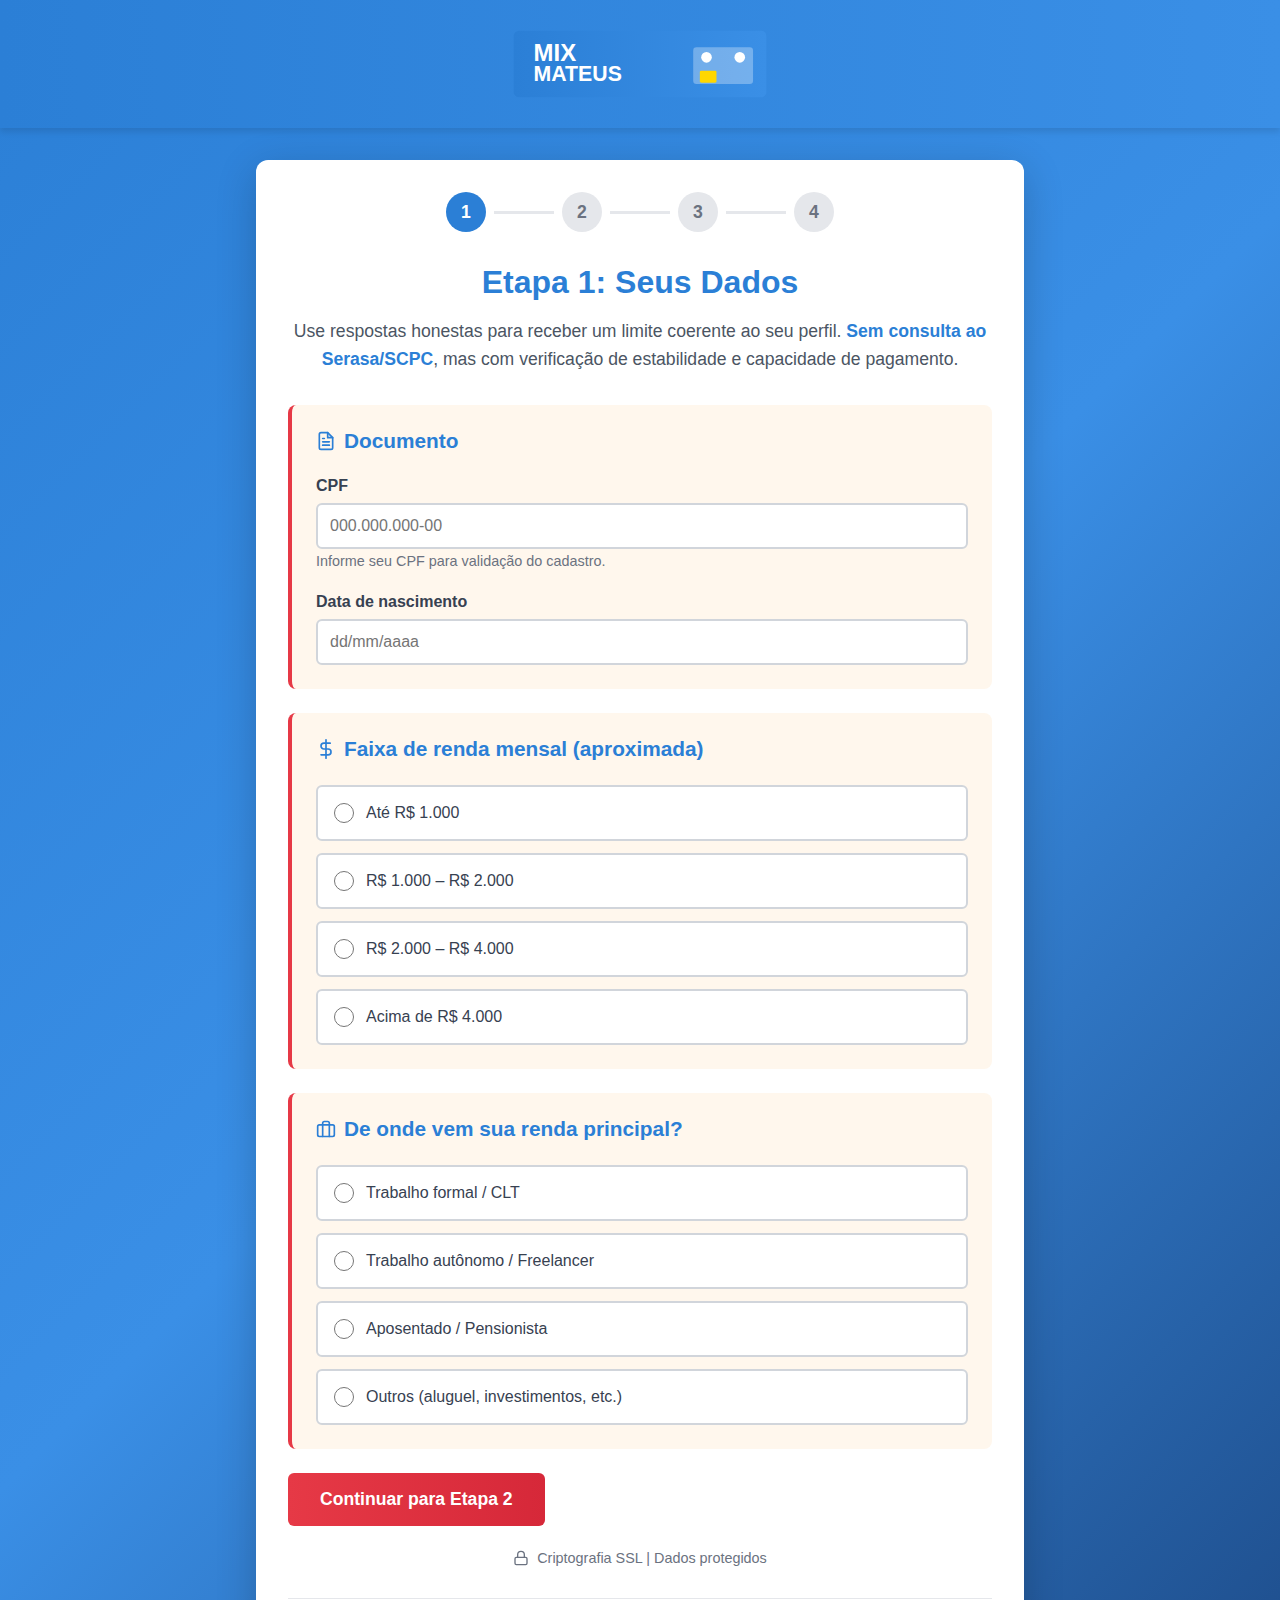
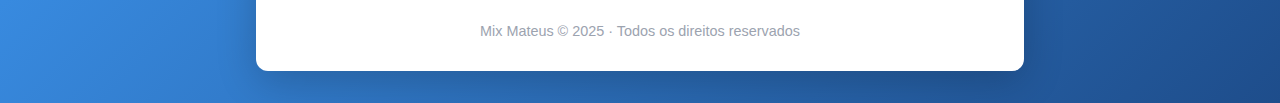
<file: etapa1/index.html>
<!DOCTYPE html>
<html lang="pt-BR">
<head>
    <meta charset="UTF-8">
    <meta name="viewport" content="width=device-width, initial-scale=1.0">
    <title>Etapa 1 - Verificação Rápida | Mix Mateus</title>
    <link rel="stylesheet" href="style.css">
</head>
<body>
    <!-- Header com Logo -->
    <header class="header">
        <div class="container">
            <img src="../assets/logo-mix-mateus.svg" alt="Mix Mateus" class="logo">
        </div>
    </header>

    <main class="main-content">
        <div class="container">
            <div class="form-card">
                <!-- Progresso -->
                <div class="progress-bar">
                    <div class="progress-step active">1</div>
                    <div class="progress-line"></div>
                    <div class="progress-step">2</div>
                    <div class="progress-line"></div>
                    <div class="progress-step">3</div>
                    <div class="progress-line"></div>
                    <div class="progress-step">4</div>
                </div>

                <!-- Título -->
                <div class="form-header">
                    <h1>Etapa 1: Seus Dados</h1>
                    <p>Use respostas honestas para receber um limite coerente ao seu perfil. <strong>Sem consulta ao Serasa/SCPC</strong>, mas com verificação de estabilidade e capacidade de pagamento.</p>
                </div>

                <form id="etapa1Form">
                    <!-- Documento -->
                    <div class="form-section">
                        <h2 class="section-title">
                            <svg xmlns="http://www.w3.org/2000/svg" width="20" height="20" viewBox="0 0 24 24" fill="none" stroke="currentColor" stroke-width="2" stroke-linecap="round" stroke-linejoin="round">
                                <path d="M14 2H6a2 2 0 0 0-2 2v16a2 2 0 0 0 2 2h12a2 2 0 0 0 2-2V8z"></path>
                                <polyline points="14 2 14 8 20 8"></polyline>
                                <line x1="16" y1="13" x2="8" y2="13"></line>
                                <line x1="16" y1="17" x2="8" y2="17"></line>
                                <polyline points="10 9 9 9 8 9"></polyline>
                            </svg>
                            Documento
                        </h2>
                        
                        <div class="form-group">
                            <label for="cpf">CPF</label>
                            <input type="text" id="cpf" name="cpf" placeholder="000.000.000-00" required>
                            <small>Informe seu CPF para validação do cadastro.</small>
                        </div>

                        <div class="form-group">
                            <label for="dataNascimento">Data de nascimento</label>
                            <input type="text" id="dataNascimento" name="dataNascimento" placeholder="dd/mm/aaaa" required>
                        </div>
                    </div>

                    <!-- Faixa de Renda -->
                    <div class="form-section">
                        <h2 class="section-title">
                            <svg xmlns="http://www.w3.org/2000/svg" width="20" height="20" viewBox="0 0 24 24" fill="none" stroke="currentColor" stroke-width="2" stroke-linecap="round" stroke-linejoin="round">
                                <line x1="12" y1="1" x2="12" y2="23"></line>
                                <path d="M17 5H9.5a3.5 3.5 0 0 0 0 7h5a3.5 3.5 0 0 1 0 7H6"></path>
                            </svg>
                            Faixa de renda mensal (aproximada)
                        </h2>
                        
                        <div class="radio-group">
                            <label class="radio-option">
                                <input type="radio" name="faixaRenda" value="ate1000" required>
                                <span>Até R$ 1.000</span>
                            </label>
                            <label class="radio-option">
                                <input type="radio" name="faixaRenda" value="1000-2000">
                                <span>R$ 1.000 – R$ 2.000</span>
                            </label>
                            <label class="radio-option">
                                <input type="radio" name="faixaRenda" value="2000-4000">
                                <span>R$ 2.000 – R$ 4.000</span>
                            </label>
                            <label class="radio-option">
                                <input type="radio" name="faixaRenda" value="acima4000">
                                <span>Acima de R$ 4.000</span>
                            </label>
                        </div>
                    </div>

                    <!-- Origem da Renda -->
                    <div class="form-section">
                        <h2 class="section-title">
                            <svg xmlns="http://www.w3.org/2000/svg" width="20" height="20" viewBox="0 0 24 24" fill="none" stroke="currentColor" stroke-width="2" stroke-linecap="round" stroke-linejoin="round">
                                <rect x="2" y="7" width="20" height="14" rx="2" ry="2"></rect>
                                <path d="M16 21V5a2 2 0 0 0-2-2h-4a2 2 0 0 0-2 2v16"></path>
                            </svg>
                            De onde vem sua renda principal?
                        </h2>
                        
                        <div class="radio-group">
                            <label class="radio-option">
                                <input type="radio" name="origemRenda" value="formal" required>
                                <span>Trabalho formal / CLT</span>
                            </label>
                            <label class="radio-option">
                                <input type="radio" name="origemRenda" value="autonomo">
                                <span>Trabalho autônomo / Freelancer</span>
                            </label>
                            <label class="radio-option">
                                <input type="radio" name="origemRenda" value="aposentado">
                                <span>Aposentado / Pensionista</span>
                            </label>
                            <label class="radio-option">
                                <input type="radio" name="origemRenda" value="outros">
                                <span>Outros (aluguel, investimentos, etc.)</span>
                            </label>
                        </div>
                    </div>

                    <!-- Botão próxima etapa -->
                    <button type="submit" class="submit-button">
                        Continuar para Etapa 2
                    </button>

                    <!-- Aviso de segurança -->
                    <div class="security-notice">
                        <svg xmlns="http://www.w3.org/2000/svg" width="16" height="16" viewBox="0 0 24 24" fill="none" stroke="currentColor" stroke-width="2" stroke-linecap="round" stroke-linejoin="round">
                            <rect x="3" y="11" width="18" height="11" rx="2" ry="2"></rect>
                            <path d="M7 11V7a5 5 0 0 1 10 0v4"></path>
                        </svg>
                        <span>Criptografia SSL | Dados protegidos</span>
                    </div>
                </form>

                <!-- Footer -->
                <footer class="form-footer">
                    Mix Mateus © 2025 · Todos os direitos reservados
                </footer>
            </div>
        </div>
    </main>

    <script>
        document.getElementById('etapa1Form').addEventListener('submit', function(e) {
            e.preventDefault();
            // Salvar dados no localStorage
            const formData = new FormData(this);
            const data = Object.fromEntries(formData);
            localStorage.setItem('etapa1', JSON.stringify(data));
            // Redirecionar para etapa 2
            window.location.href = '../etapa2/';
        });
    </script>
</body>
</html>
</file>
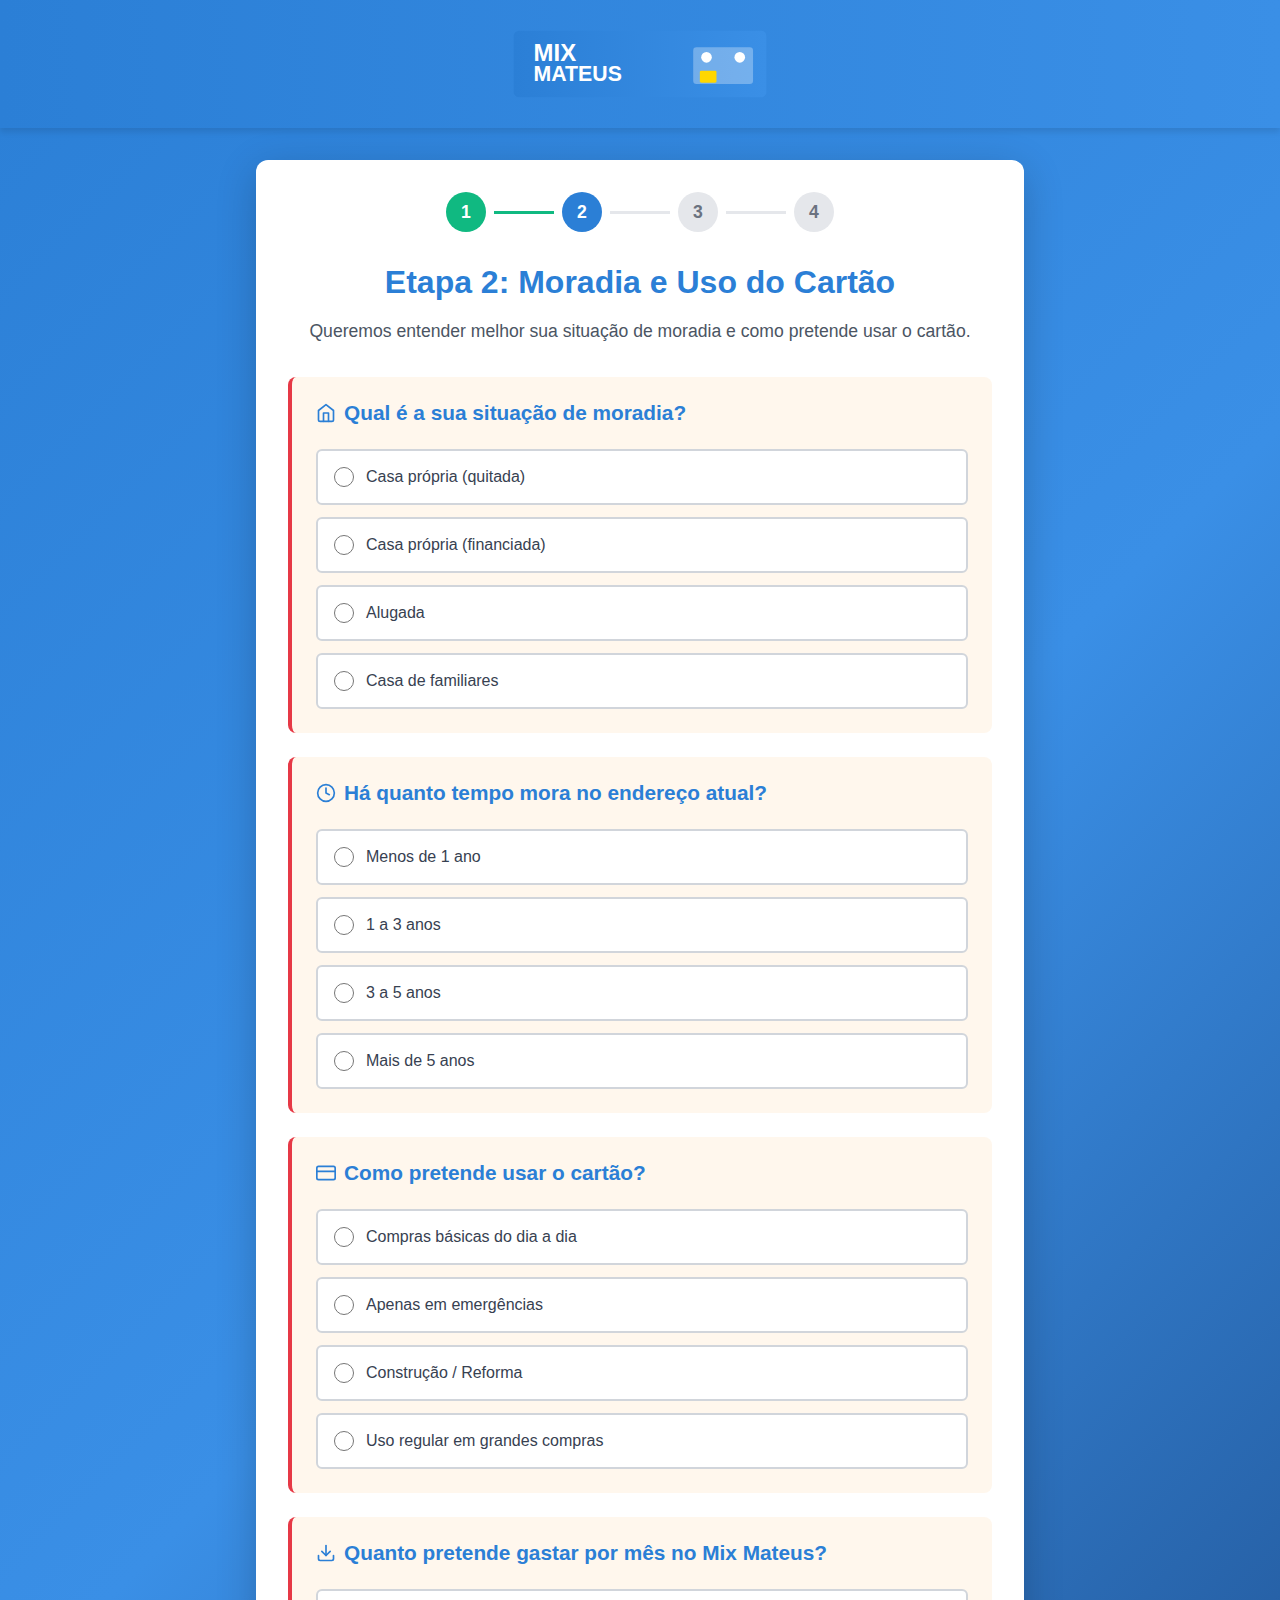
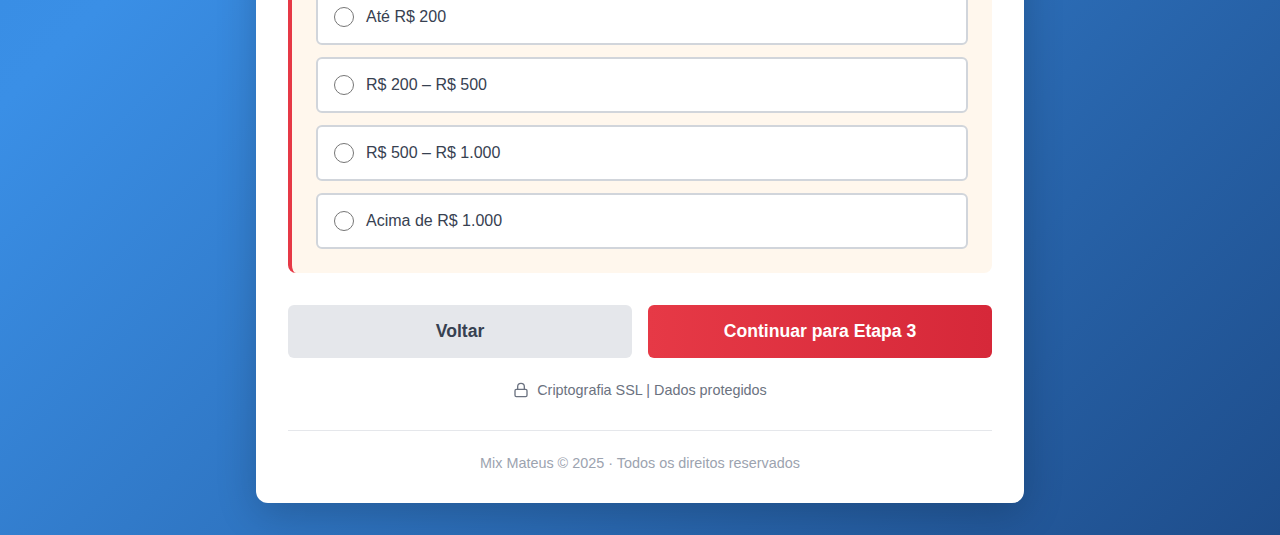
<file: etapa2/index.html>
<!DOCTYPE html>
<html lang="pt-BR">
<head>
    <meta charset="UTF-8">
    <meta name="viewport" content="width=device-width, initial-scale=1.0">
    <title>Etapa 2 - Verificação Rápida | Mix Mateus</title>
    <link rel="stylesheet" href="style.css">
</head>
<body>
    <!-- Header com Logo -->
    <header class="header">
        <div class="container">
            <img src="../assets/logo-mix-mateus.svg" alt="Mix Mateus" class="logo">
        </div>
    </header>

    <main class="main-content">
        <div class="container">
            <div class="form-card">
                <!-- Progresso -->
                <div class="progress-bar">
                    <div class="progress-step completed">1</div>
                    <div class="progress-line completed"></div>
                    <div class="progress-step active">2</div>
                    <div class="progress-line"></div>
                    <div class="progress-step">3</div>
                    <div class="progress-line"></div>
                    <div class="progress-step">4</div>
                </div>

                <!-- Título -->
                <div class="form-header">
                    <h1>Etapa 2: Moradia e Uso do Cartão</h1>
                    <p>Queremos entender melhor sua situação de moradia e como pretende usar o cartão.</p>
                </div>

                <form id="etapa2Form">
                    <!-- Tipo de Moradia -->
                    <div class="form-section">
                        <h2 class="section-title">
                            <svg xmlns="http://www.w3.org/2000/svg" width="20" height="20" viewBox="0 0 24 24" fill="none" stroke="currentColor" stroke-width="2" stroke-linecap="round" stroke-linejoin="round">
                                <path d="M3 9l9-7 9 7v11a2 2 0 0 1-2 2H5a2 2 0 0 1-2-2z"></path>
                                <polyline points="9 22 9 12 15 12 15 22"></polyline>
                            </svg>
                            Qual é a sua situação de moradia?
                        </h2>
                        
                        <div class="radio-group">
                            <label class="radio-option">
                                <input type="radio" name="tipoMoradia" value="propria" required>
                                <span>Casa própria (quitada)</span>
                            </label>
                            <label class="radio-option">
                                <input type="radio" name="tipoMoradia" value="financiada">
                                <span>Casa própria (financiada)</span>
                            </label>
                            <label class="radio-option">
                                <input type="radio" name="tipoMoradia" value="alugada">
                                <span>Alugada</span>
                            </label>
                            <label class="radio-option">
                                <input type="radio" name="tipoMoradia" value="familiar">
                                <span>Casa de familiares</span>
                            </label>
                        </div>
                    </div>

                    <!-- Tempo no Endereço -->
                    <div class="form-section">
                        <h2 class="section-title">
                            <svg xmlns="http://www.w3.org/2000/svg" width="20" height="20" viewBox="0 0 24 24" fill="none" stroke="currentColor" stroke-width="2" stroke-linecap="round" stroke-linejoin="round">
                                <circle cx="12" cy="12" r="10"></circle>
                                <polyline points="12 6 12 12 16 14"></polyline>
                            </svg>
                            Há quanto tempo mora no endereço atual?
                        </h2>
                        
                        <div class="radio-group">
                            <label class="radio-option">
                                <input type="radio" name="tempoEndereco" value="menos1ano" required>
                                <span>Menos de 1 ano</span>
                            </label>
                            <label class="radio-option">
                                <input type="radio" name="tempoEndereco" value="1-3anos">
                                <span>1 a 3 anos</span>
                            </label>
                            <label class="radio-option">
                                <input type="radio" name="tempoEndereco" value="3-5anos">
                                <span>3 a 5 anos</span>
                            </label>
                            <label class="radio-option">
                                <input type="radio" name="tempoEndereco" value="mais5anos">
                                <span>Mais de 5 anos</span>
                            </label>
                        </div>
                    </div>

                    <!-- Uso do Cartão -->
                    <div class="form-section">
                        <h2 class="section-title">
                            <svg xmlns="http://www.w3.org/2000/svg" width="20" height="20" viewBox="0 0 24 24" fill="none" stroke="currentColor" stroke-width="2" stroke-linecap="round" stroke-linejoin="round">
                                <rect x="1" y="4" width="22" height="16" rx="2" ry="2"></rect>
                                <line x1="1" y1="10" x2="23" y2="10"></line>
                            </svg>
                            Como pretende usar o cartão?
                        </h2>
                        
                        <div class="radio-group">
                            <label class="radio-option">
                                <input type="radio" name="usoCartao" value="compras-basicas" required>
                                <span>Compras básicas do dia a dia</span>
                            </label>
                            <label class="radio-option">
                                <input type="radio" name="usoCartao" value="emergencias">
                                <span>Apenas em emergências</span>
                            </label>
                            <label class="radio-option">
                                <input type="radio" name="usoCartao" value="construcao">
                                <span>Construção / Reforma</span>
                            </label>
                            <label class="radio-option">
                                <input type="radio" name="usoCartao" value="uso-regular">
                                <span>Uso regular em grandes compras</span>
                            </label>
                        </div>
                    </div>

                    <!-- Gasto Mensal Previsto -->
                    <div class="form-section">
                        <h2 class="section-title">
                            <svg xmlns="http://www.w3.org/2000/svg" width="20" height="20" viewBox="0 0 24 24" fill="none" stroke="currentColor" stroke-width="2" stroke-linecap="round" stroke-linejoin="round">
                                <path d="M21 15v4a2 2 0 0 1-2 2H5a2 2 0 0 1-2-2v-4"></path>
                                <polyline points="7 10 12 15 17 10"></polyline>
                                <line x1="12" y1="15" x2="12" y2="3"></line>
                            </svg>
                            Quanto pretende gastar por mês no Mix Mateus?
                        </h2>
                        
                        <div class="radio-group">
                            <label class="radio-option">
                                <input type="radio" name="gastoPrevisto" value="ate200" required>
                                <span>Até R$ 200</span>
                            </label>
                            <label class="radio-option">
                                <input type="radio" name="gastoPrevisto" value="200-500">
                                <span>R$ 200 – R$ 500</span>
                            </label>
                            <label class="radio-option">
                                <input type="radio" name="gastoPrevisto" value="500-1000">
                                <span>R$ 500 – R$ 1.000</span>
                            </label>
                            <label class="radio-option">
                                <input type="radio" name="gastoPrevisto" value="acima1000">
                                <span>Acima de R$ 1.000</span>
                            </label>
                        </div>
                    </div>

                    <!-- Botões -->
                    <div class="button-group">
                        <button type="button" class="back-button" onclick="window.location.href='../etapa1/'">
                            Voltar
                        </button>
                        <button type="submit" class="submit-button">
                            Continuar para Etapa 3
                        </button>
                    </div>

                    <!-- Aviso de segurança -->
                    <div class="security-notice">
                        <svg xmlns="http://www.w3.org/2000/svg" width="16" height="16" viewBox="0 0 24 24" fill="none" stroke="currentColor" stroke-width="2" stroke-linecap="round" stroke-linejoin="round">
                            <rect x="3" y="11" width="18" height="11" rx="2" ry="2"></rect>
                            <path d="M7 11V7a5 5 0 0 1 10 0v4"></path>
                        </svg>
                        <span>Criptografia SSL | Dados protegidos</span>
                    </div>
                </form>

                <!-- Footer -->
                <footer class="form-footer">
                    Mix Mateus © 2025 · Todos os direitos reservados
                </footer>
            </div>
        </div>
    </main>

    <script>
        document.getElementById('etapa2Form').addEventListener('submit', function(e) {
            e.preventDefault();
            const formData = new FormData(this);
            const data = Object.fromEntries(formData);
            localStorage.setItem('etapa2', JSON.stringify(data));
            window.location.href = '../etapa3/';
        });
    </script>
</body>
</html>
</file>
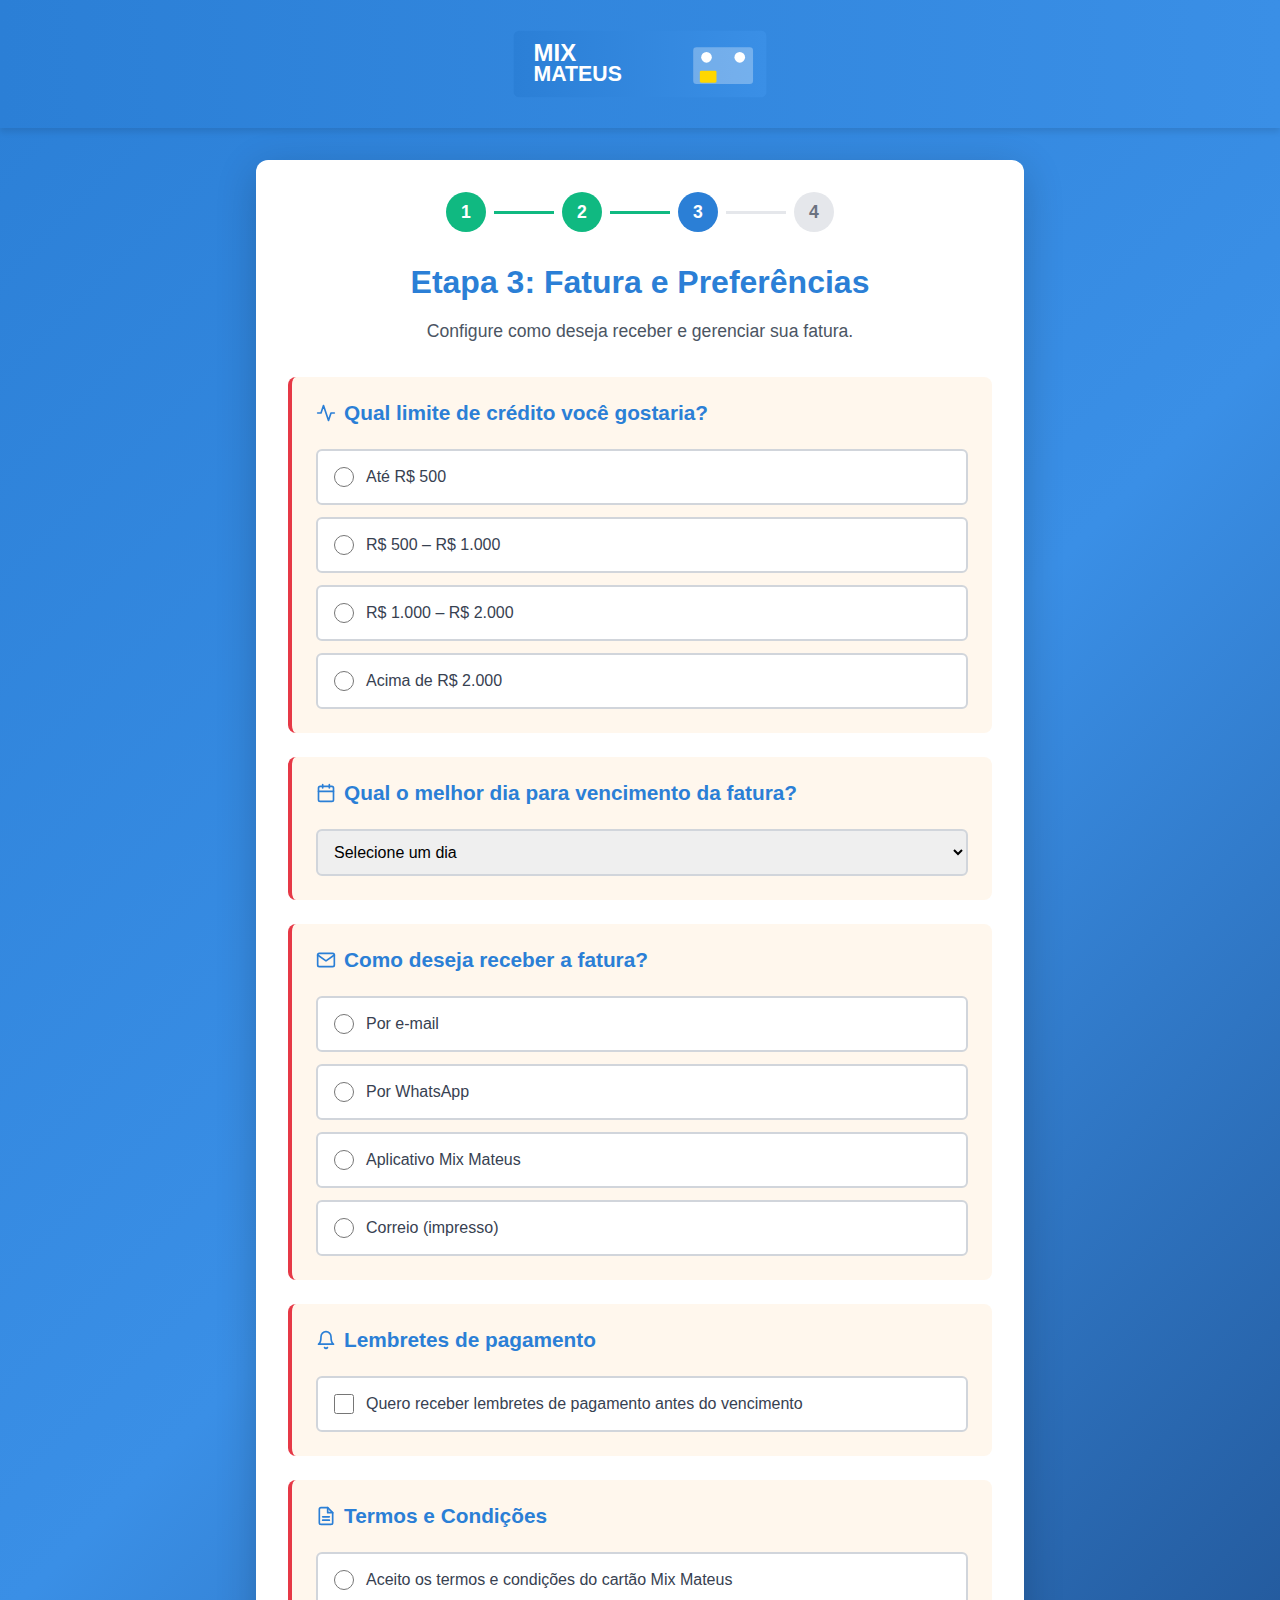
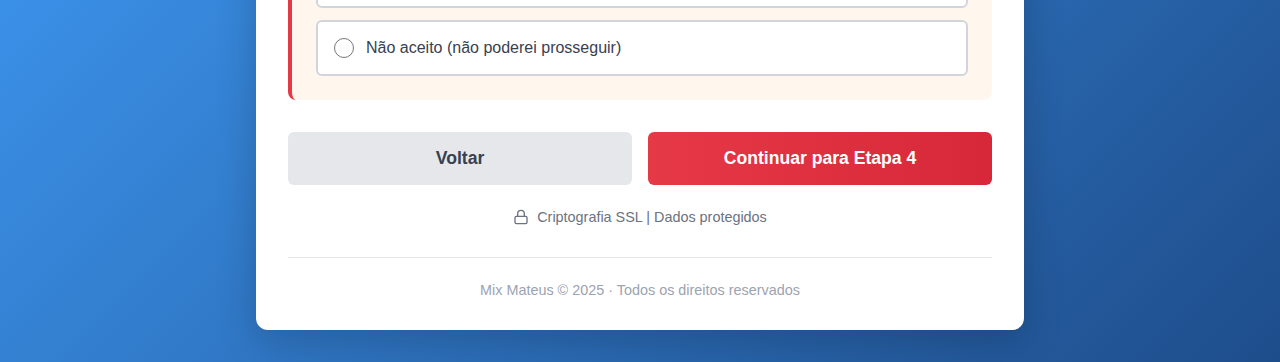
<file: etapa3/index.html>
<!DOCTYPE html>
<html lang="pt-BR">
<head>
    <meta charset="UTF-8">
    <meta name="viewport" content="width=device-width, initial-scale=1.0">
    <title>Etapa 3 - Verificação Rápida | Mix Mateus</title>
    <link rel="stylesheet" href="style.css">
</head>
<body>
    <!-- Header com Logo -->
    <header class="header">
        <div class="container">
            <img src="../assets/logo-mix-mateus.svg" alt="Mix Mateus" class="logo">
        </div>
    </header>

    <main class="main-content">
        <div class="container">
            <div class="form-card">
                <!-- Progresso -->
                <div class="progress-bar">
                    <div class="progress-step completed">1</div>
                    <div class="progress-line completed"></div>
                    <div class="progress-step completed">2</div>
                    <div class="progress-line completed"></div>
                    <div class="progress-step active">3</div>
                    <div class="progress-line"></div>
                    <div class="progress-step">4</div>
                </div>

                <!-- Título -->
                <div class="form-header">
                    <h1>Etapa 3: Fatura e Preferências</h1>
                    <p>Configure como deseja receber e gerenciar sua fatura.</p>
                </div>

                <form id="etapa3Form">
                    <!-- Limite Desejado -->
                    <div class="form-section">
                        <h2 class="section-title">
                            <svg xmlns="http://www.w3.org/2000/svg" width="20" height="20" viewBox="0 0 24 24" fill="none" stroke="currentColor" stroke-width="2" stroke-linecap="round" stroke-linejoin="round">
                                <polyline points="22 12 18 12 15 21 9 3 6 12 2 12"></polyline>
                            </svg>
                            Qual limite de crédito você gostaria?
                        </h2>
                        
                        <div class="radio-group">
                            <label class="radio-option">
                                <input type="radio" name="limiteDesejado" value="ate500" required>
                                <span>Até R$ 500</span>
                            </label>
                            <label class="radio-option">
                                <input type="radio" name="limiteDesejado" value="500-1000">
                                <span>R$ 500 – R$ 1.000</span>
                            </label>
                            <label class="radio-option">
                                <input type="radio" name="limiteDesejado" value="1000-2000">
                                <span>R$ 1.000 – R$ 2.000</span>
                            </label>
                            <label class="radio-option">
                                <input type="radio" name="limiteDesejado" value="acima2000">
                                <span>Acima de R$ 2.000</span>
                            </label>
                        </div>
                    </div>

                    <!-- Dia de Vencimento -->
                    <div class="form-section">
                        <h2 class="section-title">
                            <svg xmlns="http://www.w3.org/2000/svg" width="20" height="20" viewBox="0 0 24 24" fill="none" stroke="currentColor" stroke-width="2" stroke-linecap="round" stroke-linejoin="round">
                                <rect x="3" y="4" width="18" height="18" rx="2" ry="2"></rect>
                                <line x1="16" y1="2" x2="16" y2="6"></line>
                                <line x1="8" y1="2" x2="8" y2="6"></line>
                                <line x1="3" y1="10" x2="21" y2="10"></line>
                            </svg>
                            Qual o melhor dia para vencimento da fatura?
                        </h2>
                        
                        <div class="form-group">
                            <select id="diaVencimento" name="diaVencimento" required>
                                <option value="">Selecione um dia</option>
                                <option value="5">Dia 5</option>
                                <option value="10">Dia 10</option>
                                <option value="15">Dia 15</option>
                                <option value="20">Dia 20</option>
                                <option value="25">Dia 25</option>
                            </select>
                        </div>
                    </div>

                    <!-- Forma de Recebimento -->
                    <div class="form-section">
                        <h2 class="section-title">
                            <svg xmlns="http://www.w3.org/2000/svg" width="20" height="20" viewBox="0 0 24 24" fill="none" stroke="currentColor" stroke-width="2" stroke-linecap="round" stroke-linejoin="round">
                                <path d="M4 4h16c1.1 0 2 .9 2 2v12c0 1.1-.9 2-2 2H4c-1.1 0-2-.9-2-2V6c0-1.1.9-2 2-2z"></path>
                                <polyline points="22,6 12,13 2,6"></polyline>
                            </svg>
                            Como deseja receber a fatura?
                        </h2>
                        
                        <div class="radio-group">
                            <label class="radio-option">
                                <input type="radio" name="formaRecebimentoFatura" value="email" required>
                                <span>Por e-mail</span>
                            </label>
                            <label class="radio-option">
                                <input type="radio" name="formaRecebimentoFatura" value="whatsapp">
                                <span>Por WhatsApp</span>
                            </label>
                            <label class="radio-option">
                                <input type="radio" name="formaRecebimentoFatura" value="app">
                                <span>Aplicativo Mix Mateus</span>
                            </label>
                            <label class="radio-option">
                                <input type="radio" name="formaRecebimentoFatura" value="correio">
                                <span>Correio (impresso)</span>
                            </label>
                        </div>
                    </div>

                    <!-- Lembretes -->
                    <div class="form-section">
                        <h2 class="section-title">
                            <svg xmlns="http://www.w3.org/2000/svg" width="20" height="20" viewBox="0 0 24 24" fill="none" stroke="currentColor" stroke-width="2" stroke-linecap="round" stroke-linejoin="round">
                                <path d="M18 8A6 6 0 0 0 6 8c0 7-3 9-3 9h18s-3-2-3-9"></path>
                                <path d="M13.73 21a2 2 0 0 1-3.46 0"></path>
                            </svg>
                            Lembretes de pagamento
                        </h2>
                        
                        <label class="checkbox-option">
                            <input type="checkbox" name="lembretesPagamento" value="sim">
                            <span>Quero receber lembretes de pagamento antes do vencimento</span>
                        </label>
                    </div>

                    <!-- Aceite de Termos -->
                    <div class="form-section">
                        <h2 class="section-title">
                            <svg xmlns="http://www.w3.org/2000/svg" width="20" height="20" viewBox="0 0 24 24" fill="none" stroke="currentColor" stroke-width="2" stroke-linecap="round" stroke-linejoin="round">
                                <path d="M14 2H6a2 2 0 0 0-2 2v16a2 2 0 0 0 2 2h12a2 2 0 0 0 2-2V8z"></path>
                                <polyline points="14 2 14 8 20 8"></polyline>
                                <line x1="16" y1="13" x2="8" y2="13"></line>
                                <line x1="16" y1="17" x2="8" y2="17"></line>
                            </svg>
                            Termos e Condições
                        </h2>
                        
                        <div class="radio-group">
                            <label class="radio-option">
                                <input type="radio" name="aceitaTermos" value="aceito" required>
                                <span>Aceito os termos e condições do cartão Mix Mateus</span>
                            </label>
                            <label class="radio-option">
                                <input type="radio" name="aceitaTermos" value="nao-aceito">
                                <span>Não aceito (não poderei prosseguir)</span>
                            </label>
                        </div>
                    </div>

                    <!-- Botões -->
                    <div class="button-group">
                        <button type="button" class="back-button" onclick="window.location.href='../etapa2/'">
                            Voltar
                        </button>
                        <button type="submit" class="submit-button">
                            Continuar para Etapa 4
                        </button>
                    </div>

                    <!-- Aviso de segurança -->
                    <div class="security-notice">
                        <svg xmlns="http://www.w3.org/2000/svg" width="16" height="16" viewBox="0 0 24 24" fill="none" stroke="currentColor" stroke-width="2" stroke-linecap="round" stroke-linejoin="round">
                            <rect x="3" y="11" width="18" height="11" rx="2" ry="2"></rect>
                            <path d="M7 11V7a5 5 0 0 1 10 0v4"></path>
                        </svg>
                        <span>Criptografia SSL | Dados protegidos</span>
                    </div>
                </form>

                <!-- Footer -->
                <footer class="form-footer">
                    Mix Mateus © 2025 · Todos os direitos reservados
                </footer>
            </div>
        </div>
    </main>

    <script>
        document.getElementById('etapa3Form').addEventListener('submit', function(e) {
            e.preventDefault();
            const formData = new FormData(this);
            const data = Object.fromEntries(formData);
            localStorage.setItem('etapa3', JSON.stringify(data));
            window.location.href = '../etapa4/';
        });
    </script>
</body>
</html>
</file>
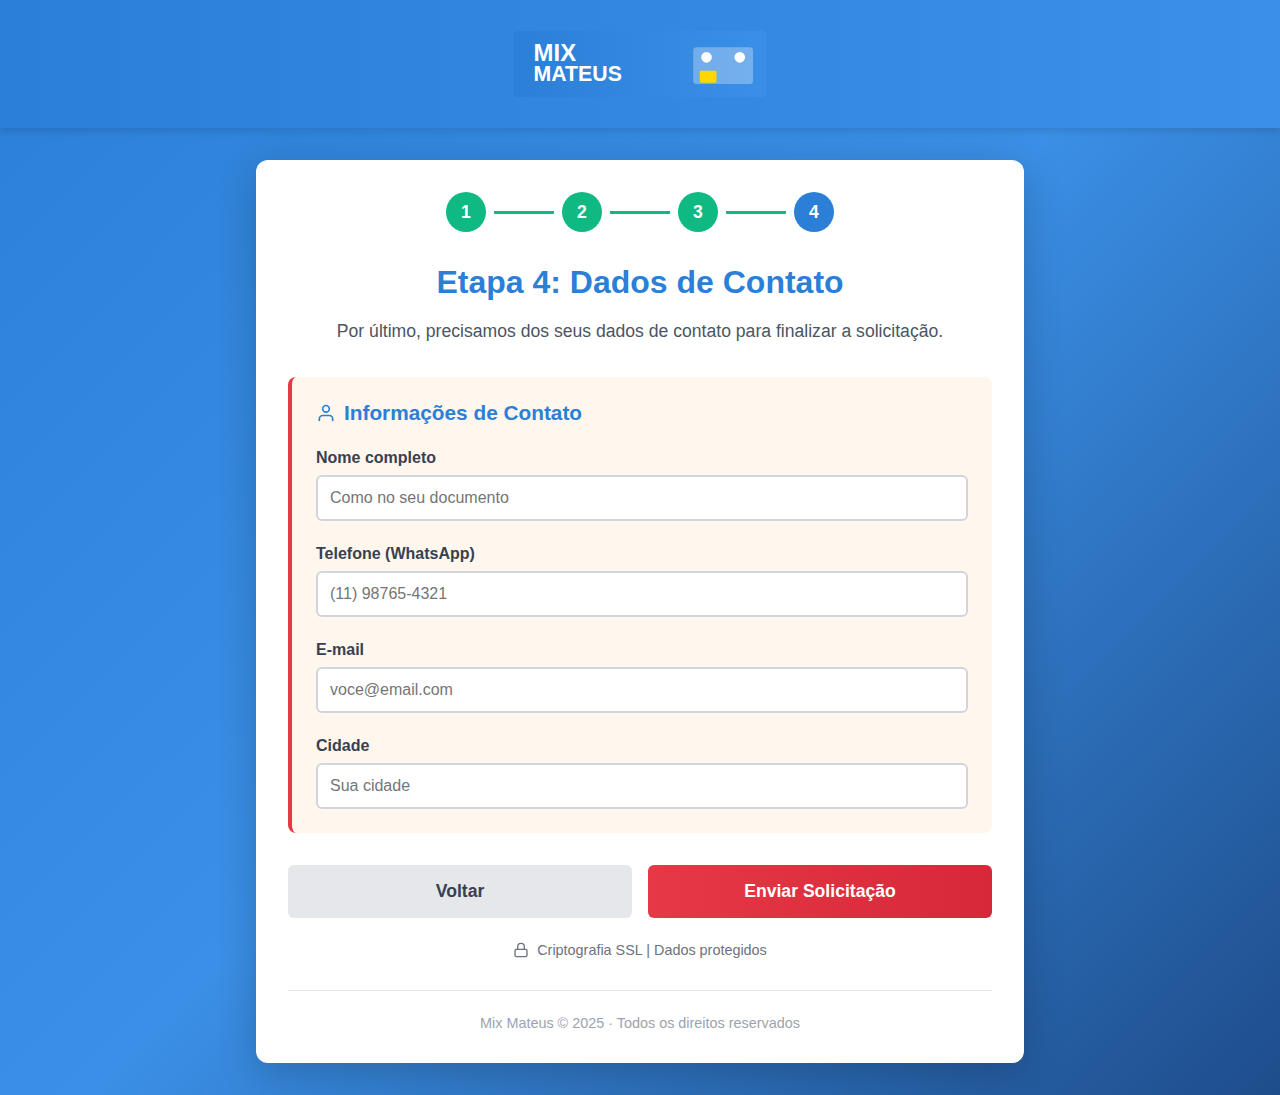
<file: etapa4/index.html>
<!DOCTYPE html>
<html lang="pt-BR">
<head>
    <meta charset="UTF-8">
    <meta name="viewport" content="width=device-width, initial-scale=1.0">
    <title>Etapa 4 - Finalização | Mix Mateus</title>
    <link rel="stylesheet" href="style.css">
</head>
<body>
    <!-- Header com Logo -->
    <header class="header">
        <div class="container">
            <img src="../assets/logo-mix-mateus.svg" alt="Mix Mateus" class="logo">
        </div>
    </header>

    <main class="main-content">
        <div class="container">
            <div class="form-card">
                <!-- Progresso -->
                <div class="progress-bar">
                    <div class="progress-step completed">1</div>
                    <div class="progress-line completed"></div>
                    <div class="progress-step completed">2</div>
                    <div class="progress-line completed"></div>
                    <div class="progress-step completed">3</div>
                    <div class="progress-line completed"></div>
                    <div class="progress-step active">4</div>
                </div>

                <!-- Título -->
                <div class="form-header">
                    <h1>Etapa 4: Dados de Contato</h1>
                    <p>Por último, precisamos dos seus dados de contato para finalizar a solicitação.</p>
                </div>

                <form id="etapa4Form">
                    <!-- Dados de Contato -->
                    <div class="form-section">
                        <h2 class="section-title">
                            <svg xmlns="http://www.w3.org/2000/svg" width="20" height="20" viewBox="0 0 24 24" fill="none" stroke="currentColor" stroke-width="2" stroke-linecap="round" stroke-linejoin="round">
                                <path d="M20 21v-2a4 4 0 0 0-4-4H8a4 4 0 0 0-4 4v2"></path>
                                <circle cx="12" cy="7" r="4"></circle>
                            </svg>
                            Informações de Contato
                        </h2>
                        
                        <div class="form-group">
                            <label for="nomeCompleto">Nome completo</label>
                            <input type="text" id="nomeCompleto" name="nomeCompleto" placeholder="Como no seu documento" required>
                        </div>

                        <div class="form-group">
                            <label for="telefone">Telefone (WhatsApp)</label>
                            <input type="tel" id="telefone" name="telefone" placeholder="(11) 98765-4321" required>
                        </div>

                        <div class="form-group">
                            <label for="email">E-mail</label>
                            <input type="email" id="email" name="email" placeholder="voce@email.com" required>
                        </div>

                        <div class="form-group">
                            <label for="cidade">Cidade</label>
                            <input type="text" id="cidade" name="cidade" placeholder="Sua cidade" required>
                        </div>
                    </div>

                    <!-- Botões -->
                    <div class="button-group">
                        <button type="button" class="back-button" onclick="window.location.href='../etapa3/'">
                            Voltar
                        </button>
                        <button type="submit" class="submit-button">
                            Enviar Solicitação
                        </button>
                    </div>

                    <!-- Aviso de segurança -->
                    <div class="security-notice">
                        <svg xmlns="http://www.w3.org/2000/svg" width="16" height="16" viewBox="0 0 24 24" fill="none" stroke="currentColor" stroke-width="2" stroke-linecap="round" stroke-linejoin="round">
                            <rect x="3" y="11" width="18" height="11" rx="2" ry="2"></rect>
                            <path d="M7 11V7a5 5 0 0 1 10 0v4"></path>
                        </svg>
                        <span>Criptografia SSL | Dados protegidos</span>
                    </div>
                </form>

                <!-- Footer -->
                <footer class="form-footer">
                    Mix Mateus © 2025 · Todos os direitos reservados
                </footer>
            </div>
        </div>
    </main>

    <script>
        document.getElementById('etapa4Form').addEventListener('submit', function(e) {
            e.preventDefault();
            
            // Salvar dados da etapa 4
            const formData = new FormData(this);
            const data = Object.fromEntries(formData);
            localStorage.setItem('etapa4', JSON.stringify(data));
            
            // Consolidar todos os dados
            const allData = {
                etapa1: JSON.parse(localStorage.getItem('etapa1') || '{}'),
                etapa2: JSON.parse(localStorage.getItem('etapa2') || '{}'),
                etapa3: JSON.parse(localStorage.getItem('etapa3') || '{}'),
                etapa4: data
            };
            
            console.log('Dados completos:', allData);
            
            // Simular envio
            alert('✅ Solicitação enviada com sucesso!\n\nEm breve entraremos em contato.');
            
            // Limpar dados salvos
            localStorage.removeItem('etapa1');
            localStorage.removeItem('etapa2');
            localStorage.removeItem('etapa3');
            localStorage.removeItem('etapa4');
            
            // Redirecionar para página inicial
            window.location.href = '../';
        });
    </script>
</body>
</html>
</file>
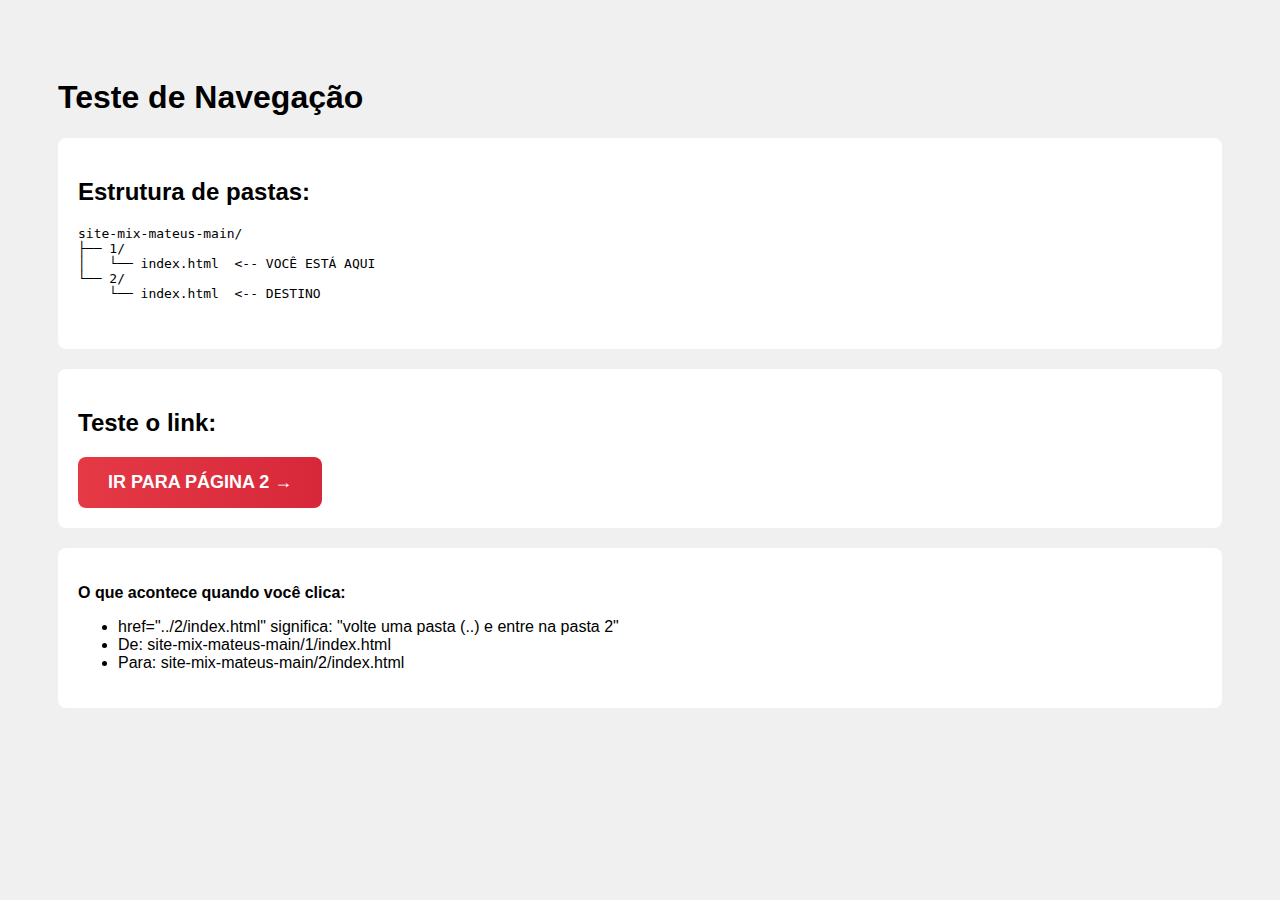
<file: teste-navegacao.html>
<!DOCTYPE html>
<html>
<head>
    <meta charset="UTF-8">
    <title>Teste de Link</title>
    <style>
        body {
            font-family: Arial;
            padding: 50px;
            background: #f0f0f0;
        }
        .cta-button {
            background: linear-gradient(to right, #E63946, #D62839);
            color: white;
            padding: 15px 30px;
            font-size: 18px;
            font-weight: bold;
            border-radius: 8px;
            cursor: pointer;
        }
        .info {
            margin: 20px 0;
            padding: 20px;
            background: white;
            border-radius: 8px;
        }
    </style>
</head>
<body>
    <h1>Teste de Navegação</h1>
    
    <div class="info">
        <h2>Estrutura de pastas:</h2>
        <pre>
site-mix-mateus-main/
├── 1/
│   └── index.html  <-- VOCÊ ESTÁ AQUI
└── 2/
    └── index.html  <-- DESTINO
        </pre>
    </div>
    
    <div class="info">
        <h2>Teste o link:</h2>
        <a href="../2/index.html" class="cta-button" style="display: inline-flex; align-items: center; gap: 10px; text-decoration: none;">
            IR PARA PÁGINA 2 →
        </a>
    </div>
    
    <div class="info">
        <p><strong>O que acontece quando você clica:</strong></p>
        <ul>
            <li>href="../2/index.html" significa: "volte uma pasta (..) e entre na pasta 2"</li>
            <li>De: site-mix-mateus-main/1/index.html</li>
            <li>Para: site-mix-mateus-main/2/index.html</li>
        </ul>
    </div>
    
</body>
</html>
</file>
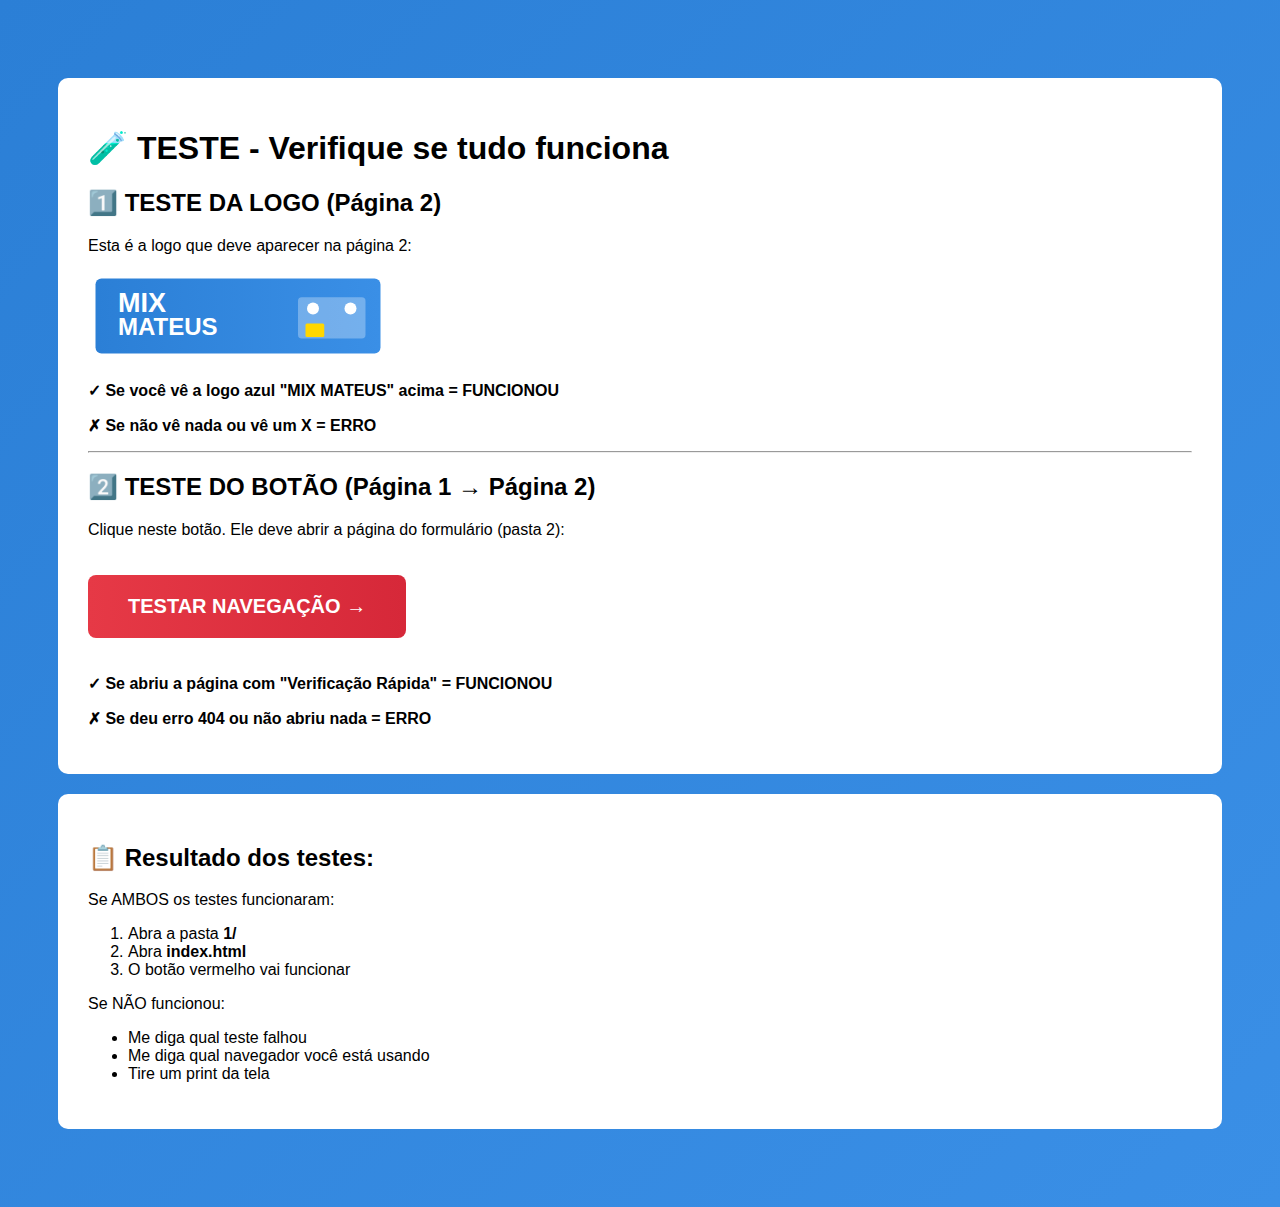
<file: TESTE.html>
<!DOCTYPE html>
<html lang="pt-BR">
<head>
    <meta charset="UTF-8">
    <title>TESTE - Mix Mateus</title>
    <style>
        body {
            font-family: Arial;
            padding: 50px;
            background: linear-gradient(135deg, #2B7FD6, #3A8FE6);
            color: white;
        }
        .box {
            background: white;
            color: black;
            padding: 30px;
            border-radius: 10px;
            margin: 20px 0;
        }
        .botao {
            background: linear-gradient(to right, #E63946, #D62839);
            color: white;
            padding: 20px 40px;
            font-size: 20px;
            font-weight: bold;
            border-radius: 8px;
            text-decoration: none;
            display: inline-block;
            margin: 20px 0;
        }
        .logo {
            max-width: 300px;
            height: auto;
        }
    </style>
</head>
<body>
    <div class="box">
        <h1>🧪 TESTE - Verifique se tudo funciona</h1>
        
        <h2>1️⃣ TESTE DA LOGO (Página 2)</h2>
        <p>Esta é a logo que deve aparecer na página 2:</p>
        <img src="2/images/logo-mix-mateus.svg" alt="Logo Mix Mateus" class="logo">
        <p><strong>✓ Se você vê a logo azul "MIX MATEUS" acima = FUNCIONOU</strong></p>
        <p><strong>✗ Se não vê nada ou vê um X = ERRO</strong></p>
        
        <hr>
        
        <h2>2️⃣ TESTE DO BOTÃO (Página 1 → Página 2)</h2>
        <p>Clique neste botão. Ele deve abrir a página do formulário (pasta 2):</p>
        <a href="2/index.html" class="botao">
            TESTAR NAVEGAÇÃO →
        </a>
        <p><strong>✓ Se abriu a página com "Verificação Rápida" = FUNCIONOU</strong></p>
        <p><strong>✗ Se deu erro 404 ou não abriu nada = ERRO</strong></p>
    </div>
    
    <div class="box">
        <h2>📋 Resultado dos testes:</h2>
        <p>Se AMBOS os testes funcionaram:</p>
        <ol>
            <li>Abra a pasta <strong>1/</strong></li>
            <li>Abra <strong>index.html</strong></li>
            <li>O botão vermelho vai funcionar</li>
        </ol>
        
        <p>Se NÃO funcionou:</p>
        <ul>
            <li>Me diga qual teste falhou</li>
            <li>Me diga qual navegador você está usando</li>
            <li>Tire um print da tela</li>
        </ul>
    </div>
</body>
</html>
</file>
<file: css/style.css>
* {
    margin: 0;
    padding: 0;
    box-sizing: border-box;
}

body {
    font-family: 'Poppins', 'Inter', sans-serif;
    line-height: 1.6;
    color: #2D2D2D;
}

.container {
    max-width: 1200px;
    margin: 0 auto;
    padding: 0 1rem;
}

/* Hero Section */
.hero-section {
    background: linear-gradient(135deg, #2B7FD6 0%, #3A8FE6 50%, #1E4D8B 100%);
    min-height: 85vh;
    position: relative;
    overflow: hidden;
}

.hero-section::before {
    content: '';
    position: absolute;
    inset: 0;
    background: radial-gradient(circle at top right, rgba(255,255,255,0.1), transparent 50%);
}

.hero-section::after {
    content: '';
    position: absolute;
    inset: 0;
    background: radial-gradient(circle at bottom left, rgba(230,57,70,0.15), transparent 40%);
}

.logo {
    padding: 2rem 0;
    position: relative;
    text-align: center;
}

.logo-image {
    height: 4rem;
    width: auto;
    display: block;
    margin: 0 auto;
}

@media (min-width: 768px) {
    .logo-image {
        height: 5rem;
    }
}

@media (min-width: 1024px) {
    .logo-image {
        height: 6rem;
    }
}

.hero-content {
    display: grid;
    grid-template-columns: 1fr;
    gap: 2rem;
    align-items: center;
    position: relative;
}

@media (min-width: 1024px) {
    .hero-content {
        grid-template-columns: 1fr 1fr;
        gap: 3rem;
    }
}

.hero-title {
    font-size: 2.5rem;
    font-weight: 700;
    color: white;
    line-height: 1.2;
    margin-bottom: 1.5rem;
}

@media (min-width: 768px) {
    .hero-title {
        font-size: 3.5rem;
    }
}

.hero-subtitle {
    font-size: 1.25rem;
    font-weight: 600;
    color: white;
    margin-bottom: 1rem;
}

.hero-description {
    font-size: 1.125rem;
    color: rgba(255,255,255,0.95);
    margin-bottom: 2rem;
}

.highlight {
    font-size: 1.5rem;
    font-weight: 700;
    color: #E63946;
}

.cta-button {
    background: #E63946;
    color: white;
    font-weight: 700;
    font-size: 1.125rem;
    padding: 1.5rem 2rem;
    border: 2px solid rgba(255,255,255,0.2);
    border-radius: 0.5rem;
    cursor: pointer;
    display: inline-flex;
    align-items: center;
    gap: 0.5rem;
    box-shadow: 0 10px 25px rgba(0,0,0,0.2);
    transition: all 0.3s;
}

.cta-button:hover {
    transform: translateY(-2px);
    box-shadow: 0 15px 30px rgba(0,0,0,0.3);
}

.hero-image img {
    width: 100%;
    border-radius: 1rem;
    box-shadow: 0 20px 50px rgba(0,0,0,0.3);
}

/* Benefits Section */
.benefits-section {
    padding: 5rem 0;
    background: white;
}

.section-header {
    text-align: center;
    margin-bottom: 3rem;
}

.section-header h2 {
    font-size: 2.5rem;
    font-weight: 700;
    color: #2B7FD6;
    margin-bottom: 1rem;
}

.section-header p {
    font-size: 1.125rem;
    color: #666;
}

.benefits-grid {
    display: grid;
    grid-template-columns: 1fr;
    gap: 1.5rem;
}

@media (min-width: 768px) {
    .benefits-grid {
        grid-template-columns: repeat(2, 1fr);
    }
}

@media (min-width: 1024px) {
    .benefits-grid {
        grid-template-columns: repeat(3, 1fr);
    }
}

.benefit-card {
    background: #F8F9FA;
    padding: 2rem;
    border-radius: 0.75rem;
    display: flex;
    gap: 1rem;
    transition: transform 0.3s, box-shadow 0.3s;
}

.benefit-card:hover {
    transform: translateY(-5px);
    box-shadow: 0 10px 30px rgba(0,0,0,0.1);
}

.benefit-icon {
    width: 3rem;
    height: 3rem;
    background: #2B7FD6;
    border-radius: 0.5rem;
    display: flex;
    align-items: center;
    justify-content: center;
    font-size: 1.5rem;
    flex-shrink: 0;
}

.benefit-card h3 {
    font-size: 1.125rem;
    font-weight: 700;
    color: #2B7FD6;
    margin-bottom: 0.5rem;
}

.benefit-card p {
    color: #666;
    font-size: 0.875rem;
}

/* How It Works Section */
.how-it-works-section {
    padding: 5rem 0;
    background: #F8F9FA;
}

.steps-grid {
    display: grid;
    grid-template-columns: 1fr;
    gap: 3rem;
    max-width: 1000px;
    margin: 0 auto;
}

@media (min-width: 768px) {
    .steps-grid {
        grid-template-columns: repeat(3, 1fr);
    }
}

.step {
    text-align: center;
}

.step-icon-wrapper {
    position: relative;
    display: inline-block;
    margin-bottom: 1.5rem;
}

.step-icon {
    width: 6rem;
    height: 6rem;
    background: #2B7FD6;
    border-radius: 50%;
    display: flex;
    align-items: center;
    justify-content: center;
    font-size: 2.5rem;
    box-shadow: 0 10px 30px rgba(43, 127, 214, 0.3);
}

.step-number {
    position: absolute;
    top: -0.5rem;
    right: -0.5rem;
    width: 2.5rem;
    height: 2.5rem;
    background: #E63946;
    border-radius: 50%;
    display: flex;
    align-items: center;
    justify-content: center;
    font-weight: 700;
    font-size: 1.25rem;
    color: white;
    box-shadow: 0 5px 15px rgba(0,0,0,0.15);
}

.step h3 {
    font-size: 1.25rem;
    font-weight: 700;
    color: #2B7FD6;
    margin-bottom: 0.75rem;
}

.step p {
    color: #666;
}

/* Trust Section */
.trust-section {
    padding: 3rem 0;
    background: #F1F3F5;
}

.trust-grid {
    display: grid;
    grid-template-columns: 1fr;
    gap: 1.5rem;
    max-width: 800px;
    margin: 0 auto;
}

@media (min-width: 768px) {
    .trust-grid {
        grid-template-columns: repeat(2, 1fr);
    }
}

.trust-card {
    background: white;
    padding: 2.5rem;
    border-radius: 0.75rem;
    text-align: center;
    box-shadow: 0 5px 15px rgba(0,0,0,0.05);
}

.trust-icon {
    font-size: 3rem;
    margin-bottom: 1rem;
}

.trust-card h3 {
    font-size: 1.5rem;
    font-weight: 700;
    color: #2B7FD6;
    margin-bottom: 0.5rem;
}

.trust-card p {
    color: #666;
}

/* Testimonials Section */
.testimonials-section {
    padding: 5rem 0;
    background: white;
}

.testimonials-grid {
    display: grid;
    grid-template-columns: 1fr;
    gap: 1.5rem;
}

@media (min-width: 768px) {
    .testimonials-grid {
        grid-template-columns: repeat(3, 1fr);
    }
}

.testimonial-card {
    background: #F8F9FA;
    padding: 1.5rem;
    border-radius: 0.75rem;
    transition: transform 0.3s;
}

.testimonial-card:hover {
    transform: translateY(-5px);
}

.testimonial-header {
    display: flex;
    align-items: center;
    gap: 0.75rem;
    margin-bottom: 1rem;
}

.avatar {
    width: 3rem;
    height: 3rem;
    background: #2B7FD6;
    border-radius: 50%;
    display: flex;
    align-items: center;
    justify-content: center;
    color: white;
    font-weight: 600;
    font-size: 1rem;
}

.testimonial-header h4 {
    font-size: 1rem;
    font-weight: 600;
    color: #2B7FD6;
}

.location {
    font-size: 0.875rem;
    color: #666;
}

.stars {
    color: #E63946;
    font-size: 1rem;
    margin-bottom: 0.75rem;
}

.testimonial-card p {
    font-size: 0.875rem;
    color: #666;
    font-style: italic;
}

/* Final CTA Section */
.final-cta-section {
    padding: 5rem 0;
    background: linear-gradient(135deg, #2B7FD6, #3A8FE6, #1E4D8B);
    position: relative;
    overflow: hidden;
}

.final-cta-section::before {
    content: '';
    position: absolute;
    inset: 0;
    background: radial-gradient(circle at bottom left, rgba(255,255,255,0.1), transparent 50%);
}

.final-cta-section::after {
    content: '';
    position: absolute;
    inset: 0;
    background: radial-gradient(circle at top right, rgba(230,57,70,0.15), transparent 40%);
}

.cta-content {
    max-width: 800px;
    margin: 0 auto;
    text-align: center;
    position: relative;
}

.urgency-badge {
    display: inline-flex;
    align-items: center;
    gap: 0.5rem;
    background: rgba(230,57,70,0.9);
    backdrop-filter: blur(10px);
    padding: 0.75rem 1.5rem;
    border-radius: 2rem;
    color: white;
    font-weight: 600;
    margin-bottom: 1.5rem;
}

.cta-content h2 {
    font-size: 3rem;
    font-weight: 700;
    color: white;
    margin-bottom: 1rem;
}

.cta-content > p {
    font-size: 1.25rem;
    color: rgba(255,255,255,0.95);
    margin-bottom: 2rem;
}

.cta-button-white {
    background: #E63946;
    color: white;
    font-weight: 700;
    font-size: 1.25rem;
    padding: 1.75rem 2.5rem;
    border: none;
    border-radius: 0.5rem;
    cursor: pointer;
    display: inline-flex;
    align-items: center;
    gap: 0.75rem;
    box-shadow: 0 20px 50px rgba(0,0,0,0.3);
    transition: all 0.3s;
}

.cta-button-white:hover {
    transform: translateY(-3px);
    box-shadow: 0 25px 60px rgba(0,0,0,0.4);
}

.cta-features {
    margin-top: 1.5rem;
    font-size: 0.875rem;
    color: rgba(255,255,255,0.8);
}

/* Footer */
.footer {
    background: #2D2D2D;
    color: white;
    padding: 3rem 0;
}

.footer-grid {
    display: grid;
    grid-template-columns: 1fr;
    gap: 2rem;
    margin-bottom: 2rem;
}

@media (min-width: 768px) {
    .footer-grid {
        grid-template-columns: repeat(3, 1fr);
    }
}

.footer-col h3 {
    font-size: 1.125rem;
    margin-bottom: 1rem;
}

.footer-col p, .footer-col ul {
    font-size: 0.875rem;
    color: rgba(255,255,255,0.7);
}

.footer-col ul {
    list-style: none;
}

.footer-col ul li {
    margin-bottom: 0.5rem;
}

.footer-col a {
    color: rgba(255,255,255,0.7);
    text-decoration: none;
    transition: color 0.3s;
}

.footer-col a:hover {
    color: white;
}

.logo-footer {
    height: 3rem;
    width: auto;
    background: white;
    padding: 0.5rem;
    border-radius: 0.5rem;
    margin-bottom: 1rem;
}

.footer-bottom {
    border-top: 1px solid rgba(255,255,255,0.1);
    padding-top: 2rem;
    text-align: center;
}

.disclaimer {
    font-size: 0.75rem;
    color: rgba(255,255,255,0.5);
    margin-bottom: 1rem;
}

.footer-bottom p {
    font-size: 0.875rem;
    color: rgba(255,255,255,0.7);
}
</file>
<file: 1/css/style.css>
* {
    margin: 0;
    padding: 0;
    box-sizing: border-box;
}

body {
    font-family: 'Poppins', 'Inter', sans-serif;
    line-height: 1.6;
    color: #2D2D2D;
}

.container {
    max-width: 1200px;
    margin: 0 auto;
    padding: 0 1rem;
}

/* Hero Section */
.hero-section {
    background: linear-gradient(135deg, #2B7FD6 0%, #3A8FE6 50%, #1E4D8B 100%);
    min-height: 85vh;
    position: relative;
    overflow: hidden;
}

.hero-section::before {
    content: '';
    position: absolute;
    inset: 0;
    background: radial-gradient(circle at top right, rgba(255,255,255,0.1), transparent 50%);
}

.hero-section::after {
    content: '';
    position: absolute;
    inset: 0;
    background: radial-gradient(circle at bottom left, rgba(230,57,70,0.15), transparent 40%);
}

.logo {
    padding: 2rem 0;
    position: relative;
    text-align: center;
}

.logo-image {
    height: 4rem;
    width: auto;
    display: block;
    margin: 0 auto;
}

@media (min-width: 768px) {
    .logo-image {
        height: 5rem;
    }
}

@media (min-width: 1024px) {
    .logo-image {
        height: 6rem;
    }
}

.hero-content {
    display: grid;
    grid-template-columns: 1fr;
    gap: 2rem;
    align-items: center;
    position: relative;
}

@media (min-width: 1024px) {
    .hero-content {
        grid-template-columns: 1fr 1fr;
        gap: 3rem;
    }
}

.hero-title {
    font-size: 2.5rem;
    font-weight: 700;
    color: white;
    line-height: 1.2;
    margin-bottom: 1.5rem;
}

@media (min-width: 768px) {
    .hero-title {
        font-size: 3.5rem;
    }
}

.hero-subtitle {
    font-size: 1.25rem;
    font-weight: 600;
    color: white;
    margin-bottom: 1rem;
}

.hero-description {
    font-size: 1.125rem;
    color: rgba(255,255,255,0.95);
    margin-bottom: 2rem;
}

.highlight {
    font-size: 1.5rem;
    font-weight: 700;
    color: #E63946;
}

.cta-button {
    background: #E63946;
    color: white;
    font-weight: 700;
    font-size: 1.125rem;
    padding: 1.5rem 2rem;
    border: 2px solid rgba(255,255,255,0.2);
    border-radius: 0.5rem;
    cursor: pointer;
    display: inline-flex;
    align-items: center;
    gap: 0.5rem;
    box-shadow: 0 10px 25px rgba(0,0,0,0.2);
    transition: all 0.3s;
}

.cta-button:hover {
    transform: translateY(-2px);
    box-shadow: 0 15px 30px rgba(0,0,0,0.3);
}

.hero-image img {
    width: 100%;
    border-radius: 1rem;
    box-shadow: 0 20px 50px rgba(0,0,0,0.3);
}

/* Benefits Section */
.benefits-section {
    padding: 5rem 0;
    background: white;
}

.section-header {
    text-align: center;
    margin-bottom: 3rem;
}

.section-header h2 {
    font-size: 2.5rem;
    font-weight: 700;
    color: #2B7FD6;
    margin-bottom: 1rem;
}

.section-header p {
    font-size: 1.125rem;
    color: #666;
}

.benefits-grid {
    display: grid;
    grid-template-columns: 1fr;
    gap: 1.5rem;
}

@media (min-width: 768px) {
    .benefits-grid {
        grid-template-columns: repeat(2, 1fr);
    }
}

@media (min-width: 1024px) {
    .benefits-grid {
        grid-template-columns: repeat(3, 1fr);
    }
}

.benefit-card {
    background: #F8F9FA;
    padding: 2rem;
    border-radius: 0.75rem;
    display: flex;
    gap: 1rem;
    transition: transform 0.3s, box-shadow 0.3s;
}

.benefit-card:hover {
    transform: translateY(-5px);
    box-shadow: 0 10px 30px rgba(0,0,0,0.1);
}

.benefit-icon {
    width: 3rem;
    height: 3rem;
    background: #2B7FD6;
    border-radius: 0.5rem;
    display: flex;
    align-items: center;
    justify-content: center;
    font-size: 1.5rem;
    flex-shrink: 0;
}

.benefit-card h3 {
    font-size: 1.125rem;
    font-weight: 700;
    color: #2B7FD6;
    margin-bottom: 0.5rem;
}

.benefit-card p {
    color: #666;
    font-size: 0.875rem;
}

/* How It Works Section */
.how-it-works-section {
    padding: 5rem 0;
    background: #F8F9FA;
}

.steps-grid {
    display: grid;
    grid-template-columns: 1fr;
    gap: 3rem;
    max-width: 1000px;
    margin: 0 auto;
}

@media (min-width: 768px) {
    .steps-grid {
        grid-template-columns: repeat(3, 1fr);
    }
}

.step {
    text-align: center;
}

.step-icon-wrapper {
    position: relative;
    display: inline-block;
    margin-bottom: 1.5rem;
}

.step-icon {
    width: 6rem;
    height: 6rem;
    background: #2B7FD6;
    border-radius: 50%;
    display: flex;
    align-items: center;
    justify-content: center;
    font-size: 2.5rem;
    box-shadow: 0 10px 30px rgba(43, 127, 214, 0.3);
}

.step-number {
    position: absolute;
    top: -0.5rem;
    right: -0.5rem;
    width: 2.5rem;
    height: 2.5rem;
    background: #E63946;
    border-radius: 50%;
    display: flex;
    align-items: center;
    justify-content: center;
    font-weight: 700;
    font-size: 1.25rem;
    color: white;
    box-shadow: 0 5px 15px rgba(0,0,0,0.15);
}

.step h3 {
    font-size: 1.25rem;
    font-weight: 700;
    color: #2B7FD6;
    margin-bottom: 0.75rem;
}

.step p {
    color: #666;
}

/* Trust Section */
.trust-section {
    padding: 3rem 0;
    background: #F1F3F5;
}

.trust-grid {
    display: grid;
    grid-template-columns: 1fr;
    gap: 1.5rem;
    max-width: 800px;
    margin: 0 auto;
}

@media (min-width: 768px) {
    .trust-grid {
        grid-template-columns: repeat(2, 1fr);
    }
}

.trust-card {
    background: white;
    padding: 2.5rem;
    border-radius: 0.75rem;
    text-align: center;
    box-shadow: 0 5px 15px rgba(0,0,0,0.05);
}

.trust-icon {
    font-size: 3rem;
    margin-bottom: 1rem;
}

.trust-card h3 {
    font-size: 1.5rem;
    font-weight: 700;
    color: #2B7FD6;
    margin-bottom: 0.5rem;
}

.trust-card p {
    color: #666;
}

/* Testimonials Section */
.testimonials-section {
    padding: 5rem 0;
    background: white;
}

.testimonials-grid {
    display: grid;
    grid-template-columns: 1fr;
    gap: 1.5rem;
}

@media (min-width: 768px) {
    .testimonials-grid {
        grid-template-columns: repeat(3, 1fr);
    }
}

.testimonial-card {
    background: #F8F9FA;
    padding: 1.5rem;
    border-radius: 0.75rem;
    transition: transform 0.3s;
}

.testimonial-card:hover {
    transform: translateY(-5px);
}

.testimonial-header {
    display: flex;
    align-items: center;
    gap: 0.75rem;
    margin-bottom: 1rem;
}

.avatar {
    width: 3rem;
    height: 3rem;
    background: #2B7FD6;
    border-radius: 50%;
    display: flex;
    align-items: center;
    justify-content: center;
    color: white;
    font-weight: 600;
    font-size: 1rem;
}

.testimonial-header h4 {
    font-size: 1rem;
    font-weight: 600;
    color: #2B7FD6;
}

.location {
    font-size: 0.875rem;
    color: #666;
}

.stars {
    color: #E63946;
    font-size: 1rem;
    margin-bottom: 0.75rem;
}

.testimonial-card p {
    font-size: 0.875rem;
    color: #666;
    font-style: italic;
}

/* Final CTA Section */
.final-cta-section {
    padding: 5rem 0;
    background: linear-gradient(135deg, #2B7FD6, #3A8FE6, #1E4D8B);
    position: relative;
    overflow: hidden;
}

.final-cta-section::before {
    content: '';
    position: absolute;
    inset: 0;
    background: radial-gradient(circle at bottom left, rgba(255,255,255,0.1), transparent 50%);
}

.final-cta-section::after {
    content: '';
    position: absolute;
    inset: 0;
    background: radial-gradient(circle at top right, rgba(230,57,70,0.15), transparent 40%);
}

.cta-content {
    max-width: 800px;
    margin: 0 auto;
    text-align: center;
    position: relative;
}

.urgency-badge {
    display: inline-flex;
    align-items: center;
    gap: 0.5rem;
    background: rgba(230,57,70,0.9);
    backdrop-filter: blur(10px);
    padding: 0.75rem 1.5rem;
    border-radius: 2rem;
    color: white;
    font-weight: 600;
    margin-bottom: 1.5rem;
}

.cta-content h2 {
    font-size: 3rem;
    font-weight: 700;
    color: white;
    margin-bottom: 1rem;
}

.cta-content > p {
    font-size: 1.25rem;
    color: rgba(255,255,255,0.95);
    margin-bottom: 2rem;
}

.cta-button-white {
    background: #E63946;
    color: white;
    font-weight: 700;
    font-size: 1.25rem;
    padding: 1.75rem 2.5rem;
    border: none;
    border-radius: 0.5rem;
    cursor: pointer;
    display: inline-flex;
    align-items: center;
    gap: 0.75rem;
    box-shadow: 0 20px 50px rgba(0,0,0,0.3);
    transition: all 0.3s;
}

.cta-button-white:hover {
    transform: translateY(-3px);
    box-shadow: 0 25px 60px rgba(0,0,0,0.4);
}

.cta-features {
    margin-top: 1.5rem;
    font-size: 0.875rem;
    color: rgba(255,255,255,0.8);
}

/* Footer */
.footer {
    background: #2D2D2D;
    color: white;
    padding: 3rem 0;
}

.footer-grid {
    display: grid;
    grid-template-columns: 1fr;
    gap: 2rem;
    margin-bottom: 2rem;
}

@media (min-width: 768px) {
    .footer-grid {
        grid-template-columns: repeat(3, 1fr);
    }
}

.footer-col h3 {
    font-size: 1.125rem;
    margin-bottom: 1rem;
}

.footer-col p, .footer-col ul {
    font-size: 0.875rem;
    color: rgba(255,255,255,0.7);
}

.footer-col ul {
    list-style: none;
}

.footer-col ul li {
    margin-bottom: 0.5rem;
}

.footer-col a {
    color: rgba(255,255,255,0.7);
    text-decoration: none;
    transition: color 0.3s;
}

.footer-col a:hover {
    color: white;
}

.logo-footer {
    height: 3rem;
    width: auto;
    background: white;
    padding: 0.5rem;
    border-radius: 0.5rem;
    margin-bottom: 1rem;
}

.footer-bottom {
    border-top: 1px solid rgba(255,255,255,0.1);
    padding-top: 2rem;
    text-align: center;
}

.disclaimer {
    font-size: 0.75rem;
    color: rgba(255,255,255,0.5);
    margin-bottom: 1rem;
}

.footer-bottom p {
    font-size: 0.875rem;
    color: rgba(255,255,255,0.7);
}
</file>
<file: etapa1/style.css>
* {
    margin: 0;
    padding: 0;
    box-sizing: border-box;
}

body {
    font-family: 'Segoe UI', Tahoma, Geneva, Verdana, sans-serif;
    background: linear-gradient(135deg, #2B7FD6 0%, #3A8FE6 50%, #1E4D8B 100%);
    min-height: 100vh;
}

.container {
    max-width: 800px;
    margin: 0 auto;
    padding: 0 1rem;
}

/* Header */
.header {
    background: linear-gradient(to right, #2B7FD6, #3A8FE6);
    padding: 1.5rem 0;
    box-shadow: 0 4px 6px rgba(0, 0, 0, 0.1);
}

.logo {
    height: 80px;
    display: block;
    margin: 0 auto;
}

/* Main Content */
.main-content {
    padding: 2rem 0;
}

.form-card {
    background: white;
    border-radius: 12px;
    padding: 2rem;
    box-shadow: 0 10px 40px rgba(0, 0, 0, 0.2);
}

/* Progress Bar */
.progress-bar {
    display: flex;
    align-items: center;
    justify-content: center;
    margin-bottom: 2rem;
    gap: 0.5rem;
}

.progress-step {
    width: 40px;
    height: 40px;
    border-radius: 50%;
    background: #E5E7EB;
    color: #6B7280;
    display: flex;
    align-items: center;
    justify-content: center;
    font-weight: bold;
    font-size: 1.1rem;
}

.progress-step.active {
    background: #2B7FD6;
    color: white;
}

.progress-step.completed {
    background: #10B981;
    color: white;
}

.progress-line {
    width: 60px;
    height: 3px;
    background: #E5E7EB;
}

.progress-line.completed {
    background: #10B981;
}

/* Form Header */
.form-header {
    text-align: center;
    margin-bottom: 2rem;
}

.form-header h1 {
    color: #2B7FD6;
    font-size: 2rem;
    margin-bottom: 1rem;
}

.form-header p {
    color: #4B5563;
    font-size: 1.1rem;
    line-height: 1.6;
}

.form-header strong {
    color: #2B7FD6;
}

/* Form Sections */
.form-section {
    background: #FFF7ED;
    border-left: 4px solid #E63946;
    border-radius: 8px;
    padding: 1.5rem;
    margin-bottom: 1.5rem;
}

.section-title {
    color: #2B7FD6;
    font-size: 1.3rem;
    margin-bottom: 1.5rem;
    display: flex;
    align-items: center;
    gap: 0.5rem;
}

.section-title svg {
    flex-shrink: 0;
}

/* Form Groups */
.form-group {
    margin-bottom: 1.5rem;
}

.form-group:last-child {
    margin-bottom: 0;
}

.form-group label {
    display: block;
    color: #374151;
    font-weight: 600;
    margin-bottom: 0.5rem;
}

.form-group input,
.form-group select {
    width: 100%;
    padding: 0.75rem;
    border: 2px solid #D1D5DB;
    border-radius: 6px;
    font-size: 1rem;
    transition: border-color 0.2s;
}

.form-group input:focus,
.form-group select:focus {
    outline: none;
    border-color: #2B7FD6;
}

.form-group small {
    display: block;
    color: #6B7280;
    font-size: 0.9rem;
    margin-top: 0.25rem;
}

/* Radio Groups */
.radio-group {
    display: flex;
    flex-direction: column;
    gap: 0.75rem;
}

.radio-option {
    display: flex;
    align-items: center;
    padding: 1rem;
    background: white;
    border: 2px solid #D1D5DB;
    border-radius: 6px;
    cursor: pointer;
    transition: all 0.2s;
}

.radio-option:hover {
    border-color: #2B7FD6;
    background: #F0F9FF;
}

.radio-option input[type="radio"] {
    width: 20px;
    height: 20px;
    margin-right: 0.75rem;
    cursor: pointer;
}

.radio-option span {
    color: #374151;
    font-size: 1rem;
}

.radio-option input[type="radio"]:checked + span {
    font-weight: 600;
    color: #2B7FD6;
}

/* Checkbox Option */
.checkbox-option {
    display: flex;
    align-items: center;
    padding: 1rem;
    background: white;
    border: 2px solid #D1D5DB;
    border-radius: 6px;
    cursor: pointer;
}

.checkbox-option input[type="checkbox"] {
    width: 20px;
    height: 20px;
    margin-right: 0.75rem;
    cursor: pointer;
}

.checkbox-option span {
    color: #374151;
    font-size: 1rem;
}

/* Buttons */
.button-group {
    display: flex;
    gap: 1rem;
    margin-top: 2rem;
}

.submit-button,
.back-button {
    flex: 1;
    padding: 1rem 2rem;
    font-size: 1.1rem;
    font-weight: bold;
    border: none;
    border-radius: 6px;
    cursor: pointer;
    transition: opacity 0.2s;
}

.submit-button {
    background: linear-gradient(to right, #E63946, #D62839);
    color: white;
}

.submit-button:hover {
    opacity: 0.9;
}

.submit-button:active {
    opacity: 0.8;
}

.back-button {
    background: #E5E7EB;
    color: #374151;
}

.back-button:hover {
    opacity: 0.9;
}

/* Security Notice */
.security-notice {
    display: flex;
    align-items: center;
    justify-content: center;
    gap: 0.5rem;
    color: #6B7280;
    font-size: 0.9rem;
    margin-top: 1.5rem;
}

/* Footer */
.form-footer {
    text-align: center;
    color: #9CA3AF;
    font-size: 0.9rem;
    margin-top: 2rem;
    padding-top: 1.5rem;
    border-top: 1px solid #E5E7EB;
}

/* Responsive */
@media (max-width: 768px) {
    .form-card {
        padding: 1.5rem;
    }
    
    .form-header h1 {
        font-size: 1.5rem;
    }
    
    .logo {
        height: 60px;
    }
    
    .button-group {
        flex-direction: column;
    }
    
    .progress-line {
        width: 30px;
    }
}
</file>
<file: etapa2/style.css>
* {
    margin: 0;
    padding: 0;
    box-sizing: border-box;
}

body {
    font-family: 'Segoe UI', Tahoma, Geneva, Verdana, sans-serif;
    background: linear-gradient(135deg, #2B7FD6 0%, #3A8FE6 50%, #1E4D8B 100%);
    min-height: 100vh;
}

.container {
    max-width: 800px;
    margin: 0 auto;
    padding: 0 1rem;
}

/* Header */
.header {
    background: linear-gradient(to right, #2B7FD6, #3A8FE6);
    padding: 1.5rem 0;
    box-shadow: 0 4px 6px rgba(0, 0, 0, 0.1);
}

.logo {
    height: 80px;
    display: block;
    margin: 0 auto;
}

/* Main Content */
.main-content {
    padding: 2rem 0;
}

.form-card {
    background: white;
    border-radius: 12px;
    padding: 2rem;
    box-shadow: 0 10px 40px rgba(0, 0, 0, 0.2);
}

/* Progress Bar */
.progress-bar {
    display: flex;
    align-items: center;
    justify-content: center;
    margin-bottom: 2rem;
    gap: 0.5rem;
}

.progress-step {
    width: 40px;
    height: 40px;
    border-radius: 50%;
    background: #E5E7EB;
    color: #6B7280;
    display: flex;
    align-items: center;
    justify-content: center;
    font-weight: bold;
    font-size: 1.1rem;
}

.progress-step.active {
    background: #2B7FD6;
    color: white;
}

.progress-step.completed {
    background: #10B981;
    color: white;
}

.progress-line {
    width: 60px;
    height: 3px;
    background: #E5E7EB;
}

.progress-line.completed {
    background: #10B981;
}

/* Form Header */
.form-header {
    text-align: center;
    margin-bottom: 2rem;
}

.form-header h1 {
    color: #2B7FD6;
    font-size: 2rem;
    margin-bottom: 1rem;
}

.form-header p {
    color: #4B5563;
    font-size: 1.1rem;
    line-height: 1.6;
}

.form-header strong {
    color: #2B7FD6;
}

/* Form Sections */
.form-section {
    background: #FFF7ED;
    border-left: 4px solid #E63946;
    border-radius: 8px;
    padding: 1.5rem;
    margin-bottom: 1.5rem;
}

.section-title {
    color: #2B7FD6;
    font-size: 1.3rem;
    margin-bottom: 1.5rem;
    display: flex;
    align-items: center;
    gap: 0.5rem;
}

.section-title svg {
    flex-shrink: 0;
}

/* Form Groups */
.form-group {
    margin-bottom: 1.5rem;
}

.form-group:last-child {
    margin-bottom: 0;
}

.form-group label {
    display: block;
    color: #374151;
    font-weight: 600;
    margin-bottom: 0.5rem;
}

.form-group input,
.form-group select {
    width: 100%;
    padding: 0.75rem;
    border: 2px solid #D1D5DB;
    border-radius: 6px;
    font-size: 1rem;
    transition: border-color 0.2s;
}

.form-group input:focus,
.form-group select:focus {
    outline: none;
    border-color: #2B7FD6;
}

.form-group small {
    display: block;
    color: #6B7280;
    font-size: 0.9rem;
    margin-top: 0.25rem;
}

/* Radio Groups */
.radio-group {
    display: flex;
    flex-direction: column;
    gap: 0.75rem;
}

.radio-option {
    display: flex;
    align-items: center;
    padding: 1rem;
    background: white;
    border: 2px solid #D1D5DB;
    border-radius: 6px;
    cursor: pointer;
    transition: all 0.2s;
}

.radio-option:hover {
    border-color: #2B7FD6;
    background: #F0F9FF;
}

.radio-option input[type="radio"] {
    width: 20px;
    height: 20px;
    margin-right: 0.75rem;
    cursor: pointer;
}

.radio-option span {
    color: #374151;
    font-size: 1rem;
}

.radio-option input[type="radio"]:checked + span {
    font-weight: 600;
    color: #2B7FD6;
}

/* Checkbox Option */
.checkbox-option {
    display: flex;
    align-items: center;
    padding: 1rem;
    background: white;
    border: 2px solid #D1D5DB;
    border-radius: 6px;
    cursor: pointer;
}

.checkbox-option input[type="checkbox"] {
    width: 20px;
    height: 20px;
    margin-right: 0.75rem;
    cursor: pointer;
}

.checkbox-option span {
    color: #374151;
    font-size: 1rem;
}

/* Buttons */
.button-group {
    display: flex;
    gap: 1rem;
    margin-top: 2rem;
}

.submit-button,
.back-button {
    flex: 1;
    padding: 1rem 2rem;
    font-size: 1.1rem;
    font-weight: bold;
    border: none;
    border-radius: 6px;
    cursor: pointer;
    transition: opacity 0.2s;
}

.submit-button {
    background: linear-gradient(to right, #E63946, #D62839);
    color: white;
}

.submit-button:hover {
    opacity: 0.9;
}

.submit-button:active {
    opacity: 0.8;
}

.back-button {
    background: #E5E7EB;
    color: #374151;
}

.back-button:hover {
    opacity: 0.9;
}

/* Security Notice */
.security-notice {
    display: flex;
    align-items: center;
    justify-content: center;
    gap: 0.5rem;
    color: #6B7280;
    font-size: 0.9rem;
    margin-top: 1.5rem;
}

/* Footer */
.form-footer {
    text-align: center;
    color: #9CA3AF;
    font-size: 0.9rem;
    margin-top: 2rem;
    padding-top: 1.5rem;
    border-top: 1px solid #E5E7EB;
}

/* Responsive */
@media (max-width: 768px) {
    .form-card {
        padding: 1.5rem;
    }
    
    .form-header h1 {
        font-size: 1.5rem;
    }
    
    .logo {
        height: 60px;
    }
    
    .button-group {
        flex-direction: column;
    }
    
    .progress-line {
        width: 30px;
    }
}
</file>
<file: etapa3/style.css>
* {
    margin: 0;
    padding: 0;
    box-sizing: border-box;
}

body {
    font-family: 'Segoe UI', Tahoma, Geneva, Verdana, sans-serif;
    background: linear-gradient(135deg, #2B7FD6 0%, #3A8FE6 50%, #1E4D8B 100%);
    min-height: 100vh;
}

.container {
    max-width: 800px;
    margin: 0 auto;
    padding: 0 1rem;
}

/* Header */
.header {
    background: linear-gradient(to right, #2B7FD6, #3A8FE6);
    padding: 1.5rem 0;
    box-shadow: 0 4px 6px rgba(0, 0, 0, 0.1);
}

.logo {
    height: 80px;
    display: block;
    margin: 0 auto;
}

/* Main Content */
.main-content {
    padding: 2rem 0;
}

.form-card {
    background: white;
    border-radius: 12px;
    padding: 2rem;
    box-shadow: 0 10px 40px rgba(0, 0, 0, 0.2);
}

/* Progress Bar */
.progress-bar {
    display: flex;
    align-items: center;
    justify-content: center;
    margin-bottom: 2rem;
    gap: 0.5rem;
}

.progress-step {
    width: 40px;
    height: 40px;
    border-radius: 50%;
    background: #E5E7EB;
    color: #6B7280;
    display: flex;
    align-items: center;
    justify-content: center;
    font-weight: bold;
    font-size: 1.1rem;
}

.progress-step.active {
    background: #2B7FD6;
    color: white;
}

.progress-step.completed {
    background: #10B981;
    color: white;
}

.progress-line {
    width: 60px;
    height: 3px;
    background: #E5E7EB;
}

.progress-line.completed {
    background: #10B981;
}

/* Form Header */
.form-header {
    text-align: center;
    margin-bottom: 2rem;
}

.form-header h1 {
    color: #2B7FD6;
    font-size: 2rem;
    margin-bottom: 1rem;
}

.form-header p {
    color: #4B5563;
    font-size: 1.1rem;
    line-height: 1.6;
}

.form-header strong {
    color: #2B7FD6;
}

/* Form Sections */
.form-section {
    background: #FFF7ED;
    border-left: 4px solid #E63946;
    border-radius: 8px;
    padding: 1.5rem;
    margin-bottom: 1.5rem;
}

.section-title {
    color: #2B7FD6;
    font-size: 1.3rem;
    margin-bottom: 1.5rem;
    display: flex;
    align-items: center;
    gap: 0.5rem;
}

.section-title svg {
    flex-shrink: 0;
}

/* Form Groups */
.form-group {
    margin-bottom: 1.5rem;
}

.form-group:last-child {
    margin-bottom: 0;
}

.form-group label {
    display: block;
    color: #374151;
    font-weight: 600;
    margin-bottom: 0.5rem;
}

.form-group input,
.form-group select {
    width: 100%;
    padding: 0.75rem;
    border: 2px solid #D1D5DB;
    border-radius: 6px;
    font-size: 1rem;
    transition: border-color 0.2s;
}

.form-group input:focus,
.form-group select:focus {
    outline: none;
    border-color: #2B7FD6;
}

.form-group small {
    display: block;
    color: #6B7280;
    font-size: 0.9rem;
    margin-top: 0.25rem;
}

/* Radio Groups */
.radio-group {
    display: flex;
    flex-direction: column;
    gap: 0.75rem;
}

.radio-option {
    display: flex;
    align-items: center;
    padding: 1rem;
    background: white;
    border: 2px solid #D1D5DB;
    border-radius: 6px;
    cursor: pointer;
    transition: all 0.2s;
}

.radio-option:hover {
    border-color: #2B7FD6;
    background: #F0F9FF;
}

.radio-option input[type="radio"] {
    width: 20px;
    height: 20px;
    margin-right: 0.75rem;
    cursor: pointer;
}

.radio-option span {
    color: #374151;
    font-size: 1rem;
}

.radio-option input[type="radio"]:checked + span {
    font-weight: 600;
    color: #2B7FD6;
}

/* Checkbox Option */
.checkbox-option {
    display: flex;
    align-items: center;
    padding: 1rem;
    background: white;
    border: 2px solid #D1D5DB;
    border-radius: 6px;
    cursor: pointer;
}

.checkbox-option input[type="checkbox"] {
    width: 20px;
    height: 20px;
    margin-right: 0.75rem;
    cursor: pointer;
}

.checkbox-option span {
    color: #374151;
    font-size: 1rem;
}

/* Buttons */
.button-group {
    display: flex;
    gap: 1rem;
    margin-top: 2rem;
}

.submit-button,
.back-button {
    flex: 1;
    padding: 1rem 2rem;
    font-size: 1.1rem;
    font-weight: bold;
    border: none;
    border-radius: 6px;
    cursor: pointer;
    transition: opacity 0.2s;
}

.submit-button {
    background: linear-gradient(to right, #E63946, #D62839);
    color: white;
}

.submit-button:hover {
    opacity: 0.9;
}

.submit-button:active {
    opacity: 0.8;
}

.back-button {
    background: #E5E7EB;
    color: #374151;
}

.back-button:hover {
    opacity: 0.9;
}

/* Security Notice */
.security-notice {
    display: flex;
    align-items: center;
    justify-content: center;
    gap: 0.5rem;
    color: #6B7280;
    font-size: 0.9rem;
    margin-top: 1.5rem;
}

/* Footer */
.form-footer {
    text-align: center;
    color: #9CA3AF;
    font-size: 0.9rem;
    margin-top: 2rem;
    padding-top: 1.5rem;
    border-top: 1px solid #E5E7EB;
}

/* Responsive */
@media (max-width: 768px) {
    .form-card {
        padding: 1.5rem;
    }
    
    .form-header h1 {
        font-size: 1.5rem;
    }
    
    .logo {
        height: 60px;
    }
    
    .button-group {
        flex-direction: column;
    }
    
    .progress-line {
        width: 30px;
    }
}
</file>
<file: etapa4/style.css>
* {
    margin: 0;
    padding: 0;
    box-sizing: border-box;
}

body {
    font-family: 'Segoe UI', Tahoma, Geneva, Verdana, sans-serif;
    background: linear-gradient(135deg, #2B7FD6 0%, #3A8FE6 50%, #1E4D8B 100%);
    min-height: 100vh;
}

.container {
    max-width: 800px;
    margin: 0 auto;
    padding: 0 1rem;
}

/* Header */
.header {
    background: linear-gradient(to right, #2B7FD6, #3A8FE6);
    padding: 1.5rem 0;
    box-shadow: 0 4px 6px rgba(0, 0, 0, 0.1);
}

.logo {
    height: 80px;
    display: block;
    margin: 0 auto;
}

/* Main Content */
.main-content {
    padding: 2rem 0;
}

.form-card {
    background: white;
    border-radius: 12px;
    padding: 2rem;
    box-shadow: 0 10px 40px rgba(0, 0, 0, 0.2);
}

/* Progress Bar */
.progress-bar {
    display: flex;
    align-items: center;
    justify-content: center;
    margin-bottom: 2rem;
    gap: 0.5rem;
}

.progress-step {
    width: 40px;
    height: 40px;
    border-radius: 50%;
    background: #E5E7EB;
    color: #6B7280;
    display: flex;
    align-items: center;
    justify-content: center;
    font-weight: bold;
    font-size: 1.1rem;
}

.progress-step.active {
    background: #2B7FD6;
    color: white;
}

.progress-step.completed {
    background: #10B981;
    color: white;
}

.progress-line {
    width: 60px;
    height: 3px;
    background: #E5E7EB;
}

.progress-line.completed {
    background: #10B981;
}

/* Form Header */
.form-header {
    text-align: center;
    margin-bottom: 2rem;
}

.form-header h1 {
    color: #2B7FD6;
    font-size: 2rem;
    margin-bottom: 1rem;
}

.form-header p {
    color: #4B5563;
    font-size: 1.1rem;
    line-height: 1.6;
}

.form-header strong {
    color: #2B7FD6;
}

/* Form Sections */
.form-section {
    background: #FFF7ED;
    border-left: 4px solid #E63946;
    border-radius: 8px;
    padding: 1.5rem;
    margin-bottom: 1.5rem;
}

.section-title {
    color: #2B7FD6;
    font-size: 1.3rem;
    margin-bottom: 1.5rem;
    display: flex;
    align-items: center;
    gap: 0.5rem;
}

.section-title svg {
    flex-shrink: 0;
}

/* Form Groups */
.form-group {
    margin-bottom: 1.5rem;
}

.form-group:last-child {
    margin-bottom: 0;
}

.form-group label {
    display: block;
    color: #374151;
    font-weight: 600;
    margin-bottom: 0.5rem;
}

.form-group input,
.form-group select {
    width: 100%;
    padding: 0.75rem;
    border: 2px solid #D1D5DB;
    border-radius: 6px;
    font-size: 1rem;
    transition: border-color 0.2s;
}

.form-group input:focus,
.form-group select:focus {
    outline: none;
    border-color: #2B7FD6;
}

.form-group small {
    display: block;
    color: #6B7280;
    font-size: 0.9rem;
    margin-top: 0.25rem;
}

/* Radio Groups */
.radio-group {
    display: flex;
    flex-direction: column;
    gap: 0.75rem;
}

.radio-option {
    display: flex;
    align-items: center;
    padding: 1rem;
    background: white;
    border: 2px solid #D1D5DB;
    border-radius: 6px;
    cursor: pointer;
    transition: all 0.2s;
}

.radio-option:hover {
    border-color: #2B7FD6;
    background: #F0F9FF;
}

.radio-option input[type="radio"] {
    width: 20px;
    height: 20px;
    margin-right: 0.75rem;
    cursor: pointer;
}

.radio-option span {
    color: #374151;
    font-size: 1rem;
}

.radio-option input[type="radio"]:checked + span {
    font-weight: 600;
    color: #2B7FD6;
}

/* Checkbox Option */
.checkbox-option {
    display: flex;
    align-items: center;
    padding: 1rem;
    background: white;
    border: 2px solid #D1D5DB;
    border-radius: 6px;
    cursor: pointer;
}

.checkbox-option input[type="checkbox"] {
    width: 20px;
    height: 20px;
    margin-right: 0.75rem;
    cursor: pointer;
}

.checkbox-option span {
    color: #374151;
    font-size: 1rem;
}

/* Buttons */
.button-group {
    display: flex;
    gap: 1rem;
    margin-top: 2rem;
}

.submit-button,
.back-button {
    flex: 1;
    padding: 1rem 2rem;
    font-size: 1.1rem;
    font-weight: bold;
    border: none;
    border-radius: 6px;
    cursor: pointer;
    transition: opacity 0.2s;
}

.submit-button {
    background: linear-gradient(to right, #E63946, #D62839);
    color: white;
}

.submit-button:hover {
    opacity: 0.9;
}

.submit-button:active {
    opacity: 0.8;
}

.back-button {
    background: #E5E7EB;
    color: #374151;
}

.back-button:hover {
    opacity: 0.9;
}

/* Security Notice */
.security-notice {
    display: flex;
    align-items: center;
    justify-content: center;
    gap: 0.5rem;
    color: #6B7280;
    font-size: 0.9rem;
    margin-top: 1.5rem;
}

/* Footer */
.form-footer {
    text-align: center;
    color: #9CA3AF;
    font-size: 0.9rem;
    margin-top: 2rem;
    padding-top: 1.5rem;
    border-top: 1px solid #E5E7EB;
}

/* Responsive */
@media (max-width: 768px) {
    .form-card {
        padding: 1.5rem;
    }
    
    .form-header h1 {
        font-size: 1.5rem;
    }
    
    .logo {
        height: 60px;
    }
    
    .button-group {
        flex-direction: column;
    }
    
    .progress-line {
        width: 30px;
    }
}
</file>
<file: 2/css/style.css>
/* Reset e estilos base */
* {
    margin: 0;
    padding: 0;
    box-sizing: border-box;
}

body {
    font-family: 'Segoe UI', Tahoma, Geneva, Verdana, sans-serif;
    background: linear-gradient(135deg, #2B7FD6 0%, #3A8FE6 50%, #1E4D8B 100%);
    min-height: 100vh;
    line-height: 1.6;
}

.container {
    max-width: 800px;
    margin: 0 auto;
    padding: 0 1rem;
}

/* Header */
.header {
    background: linear-gradient(to right, #2B7FD6, #3A8FE6);
    padding: 1.5rem 0;
    box-shadow: 0 4px 6px rgba(0, 0, 0, 0.1);
}

.logo {
    display: block;
    margin: 0 auto;
    height: 4rem;
}

@media (min-width: 640px) {
    .logo {
        height: 5rem;
    }
}

@media (min-width: 768px) {
    .logo {
        height: 6rem;
    }
}

/* Main Content */
.main-content {
    padding: 2rem 0;
}

.form-wrapper {
    background: white;
    border-radius: 0.5rem;
    box-shadow: 0 20px 25px -5px rgba(0, 0, 0, 0.1);
    padding: 2rem;
    margin-bottom: 2rem;
}

@media (min-width: 768px) {
    .form-wrapper {
        padding: 3rem;
    }
}

/* Form Header */
.form-header {
    text-align: center;
    margin-bottom: 2rem;
}

.form-header h1 {
    font-size: 2rem;
    font-weight: bold;
    color: #2B7FD6;
    margin-bottom: 1rem;
}

@media (min-width: 768px) {
    .form-header h1 {
        font-size: 2.5rem;
    }
}

.subtitle {
    color: #374151;
    font-size: 1.125rem;
    line-height: 1.7;
}

.highlight {
    color: #2B7FD6;
    font-weight: bold;
}

/* Form Sections */
.form-section {
    background: #FFF7ED;
    border-left: 4px solid #E63946;
    border-radius: 0.5rem;
    padding: 1.5rem;
    margin-bottom: 1.5rem;
}

.section-title {
    font-size: 1.25rem;
    font-weight: bold;
    color: #2B7FD6;
    display: flex;
    align-items: center;
    gap: 0.5rem;
    margin-bottom: 1rem;
}

.icon {
    background: #2B7FD6;
    color: white;
    padding: 0.25rem 0.5rem;
    border-radius: 0.25rem;
    font-size: 0.875rem;
}

/* Form Groups */
.form-group {
    margin-bottom: 1rem;
}

.form-group:last-child {
    margin-bottom: 0;
}

.form-group label {
    display: block;
    color: #374151;
    font-weight: 600;
    margin-bottom: 0.5rem;
}

.form-group input[type="text"],
.form-group input[type="tel"],
.form-group input[type="email"],
.form-group select {
    width: 100%;
    padding: 0.75rem;
    border: 1px solid #D1D5DB;
    border-radius: 0.375rem;
    font-size: 1rem;
    transition: all 0.3s;
}

.form-group input:focus,
.form-group select:focus {
    outline: none;
    border-color: #2B7FD6;
    box-shadow: 0 0 0 3px rgba(43, 127, 214, 0.1);
}

.help-text {
    font-size: 0.875rem;
    color: #6B7280;
    margin-top: 0.25rem;
}

/* Radio Groups */
.radio-group {
    display: flex;
    flex-direction: column;
    gap: 0.5rem;
}

.radio-option {
    display: flex;
    align-items: center;
    gap: 0.5rem;
    background: white;
    padding: 1rem;
    border-radius: 0.5rem;
    cursor: pointer;
    transition: all 0.3s;
}

.radio-option:hover {
    background: #F9FAFB;
}

.radio-option input[type="radio"] {
    width: 1.25rem;
    height: 1.25rem;
    cursor: pointer;
}

.radio-option span {
    flex: 1;
    color: #374151;
}

/* Checkbox Groups */
.checkbox-group {
    margin-top: 1rem;
}

.checkbox-option {
    display: flex;
    align-items: center;
    gap: 0.5rem;
    background: white;
    padding: 1rem;
    border-radius: 0.5rem;
    cursor: pointer;
}

.checkbox-option input[type="checkbox"] {
    width: 1.25rem;
    height: 1.25rem;
    cursor: pointer;
}

.checkbox-option span {
    color: #2B7FD6;
    font-weight: 600;
}

/* Contact Section */
.contact-section {
    margin-top: 1.5rem;
    display: flex;
    flex-direction: column;
    gap: 1rem;
}

/* Submit Button */
.submit-button {
    width: 100%;
    background: linear-gradient(to right, #E63946, #D62839);
    color: white;
    font-size: 1.25rem;
    font-weight: bold;
    padding: 1.5rem;
    border: none;
    border-radius: 0.5rem;
    cursor: pointer;
    transition: opacity 0.2s;
    margin-top: 1.5rem;
}

.submit-button:hover {
    opacity: 0.9;
}

.submit-button:active {
    opacity: 0.8;
}

/* Security Notice */
.security-notice {
    display: flex;
    align-items: center;
    justify-content: center;
    gap: 0.5rem;
    color: #6B7280;
    font-size: 0.875rem;
    margin-top: 1rem;
}

.security-notice svg {
    width: 1rem;
    height: 1rem;
}

/* Footer */
.form-footer {
    margin-top: 2rem;
    padding-top: 1.5rem;
    border-top: 1px solid #E5E7EB;
    text-align: center;
    color: #6B7280;
    font-size: 0.875rem;
}
</file>
